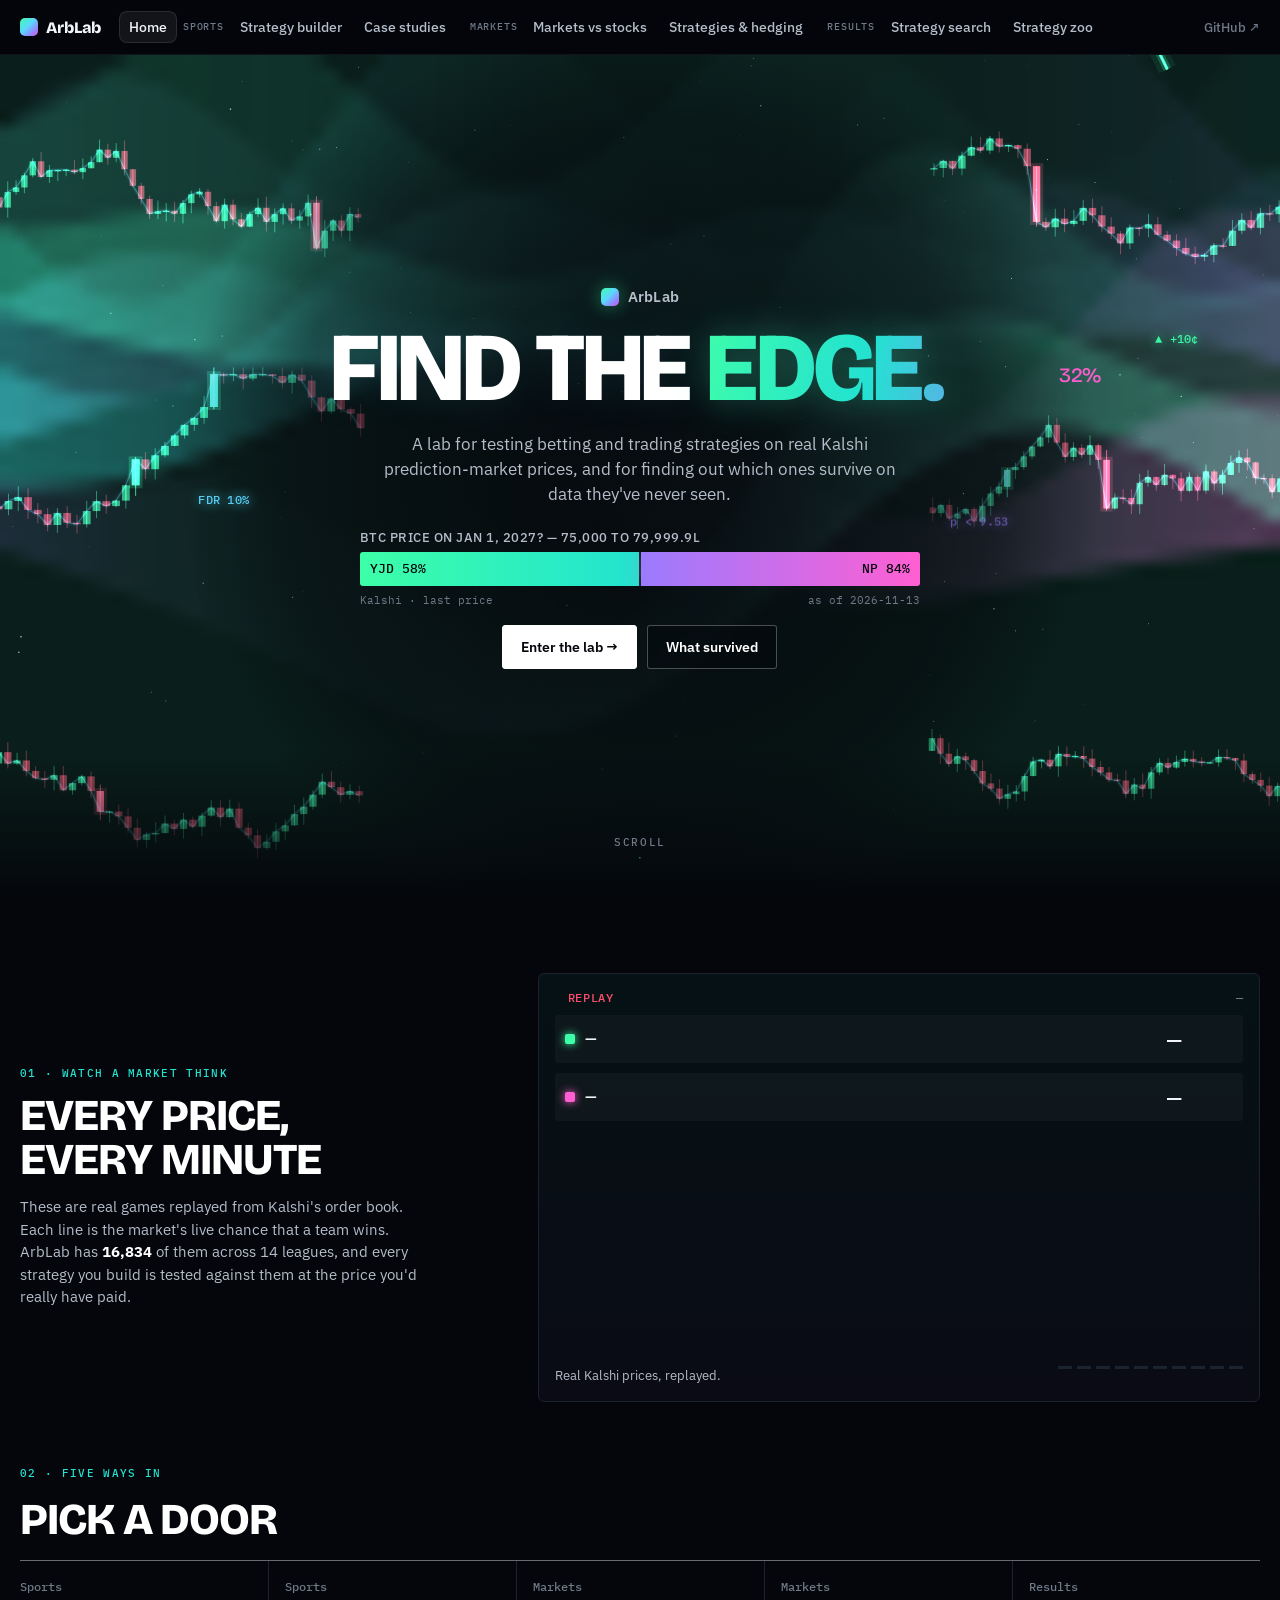
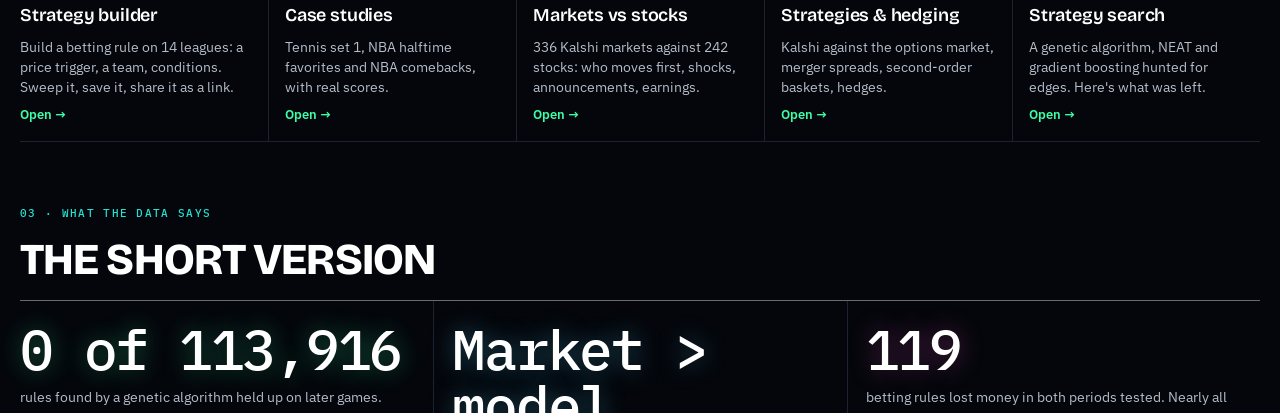
<file: index.html>
<!doctype html>
<html lang="en">
<meta charset="utf-8">
<title>ArbLab</title>
<meta name="viewport" content="width=device-width, initial-scale=1">
<meta http-equiv="refresh" content="0; url=app/">
<link rel="canonical" href="app/">
<p>Opening the <a href="app/">ArbLab</a>…</p>
</file>
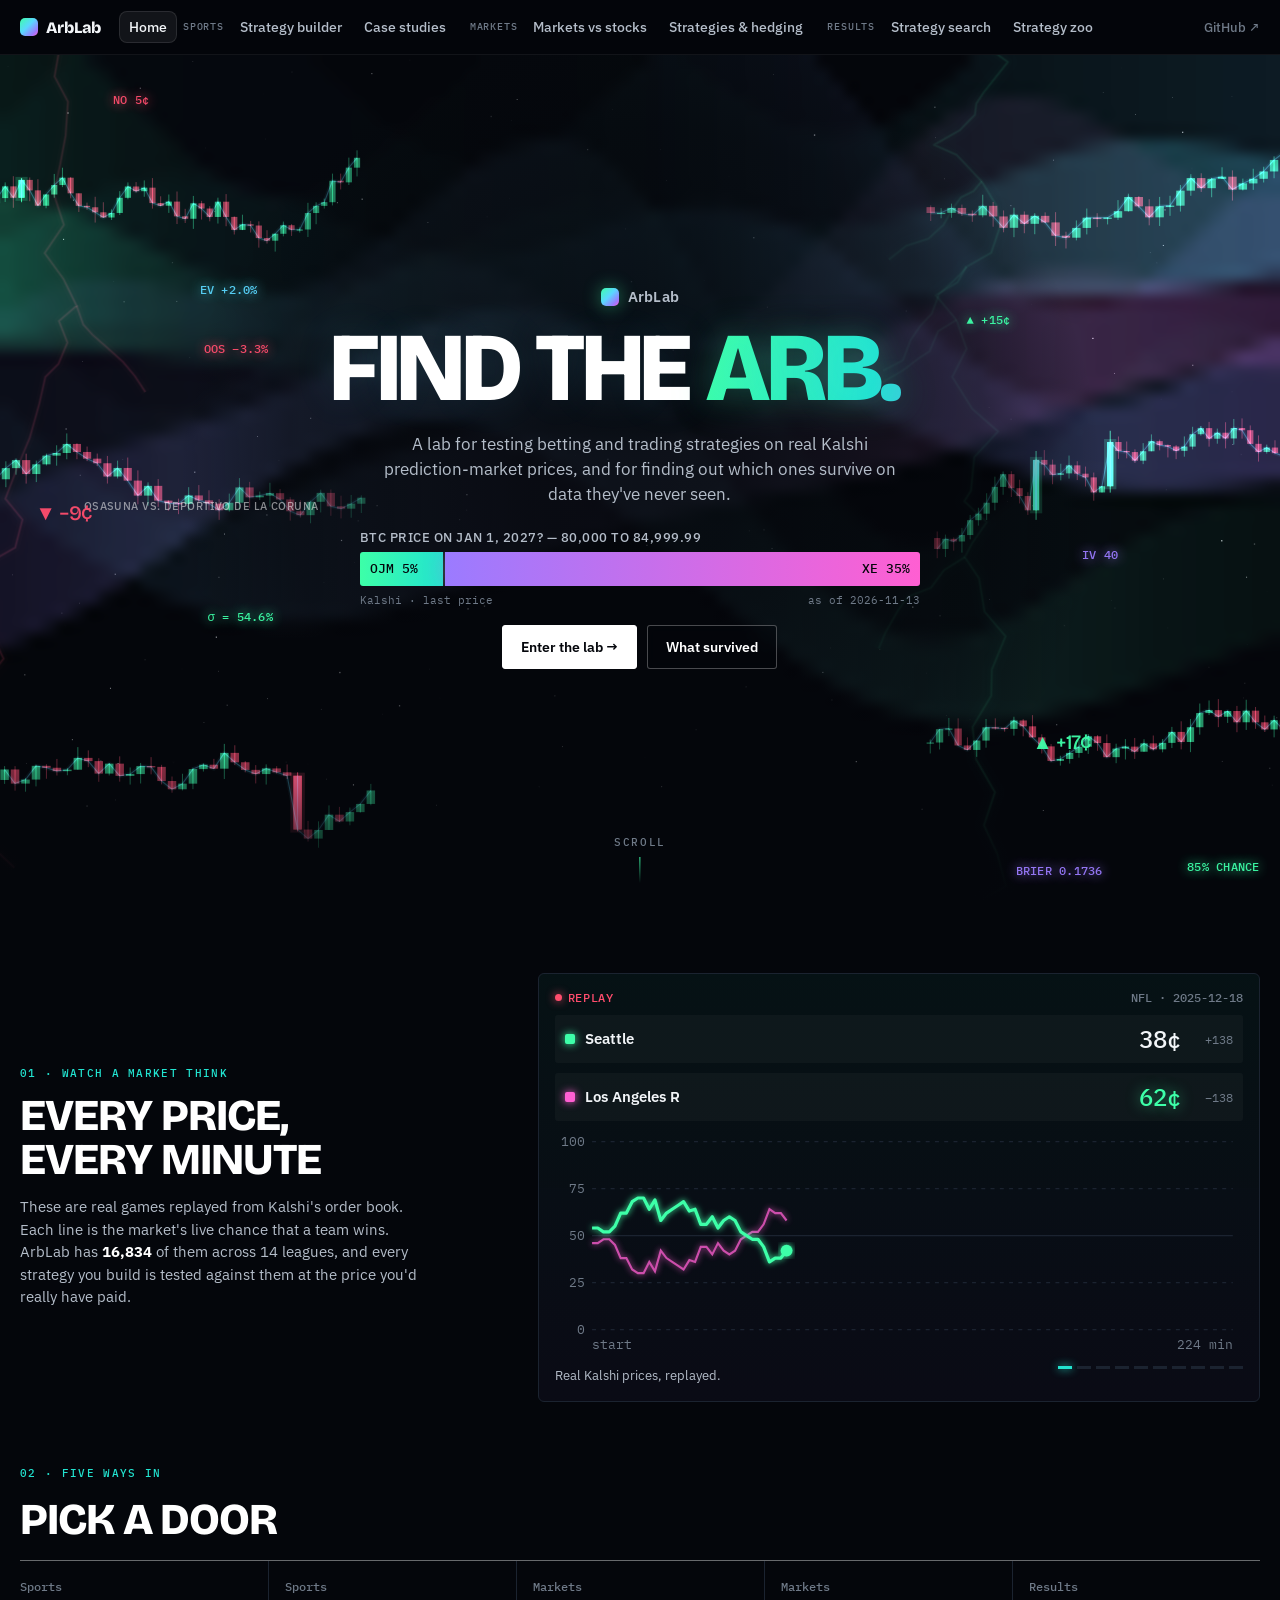
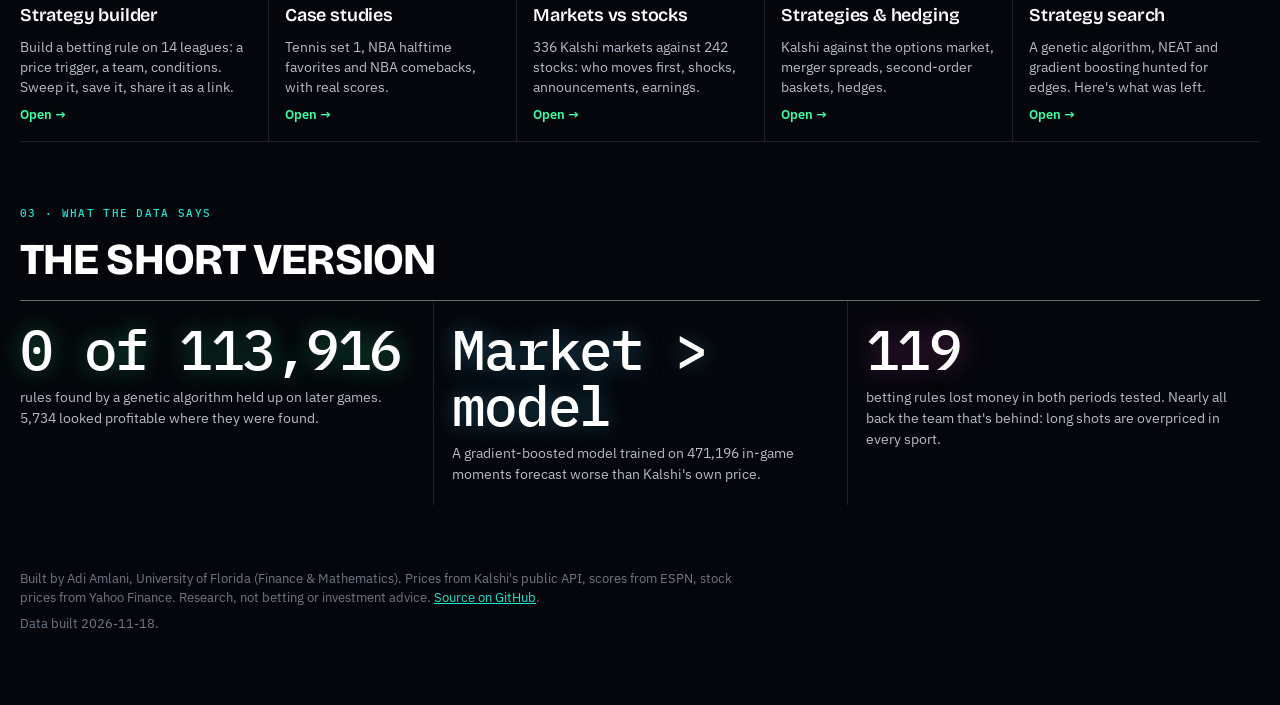
<file: app/index.html>
<!doctype html>
<html lang="en" data-theme="dark">
<meta charset="utf-8">
<title>ArbLab</title>
<meta name="viewport" content="width=device-width, initial-scale=1, viewport-fit=cover">
<meta name="description" content="ArbLab: test betting and trading strategies on real Kalshi prediction-market prices. 16,834 games, 336 markets against stocks, and 113,916 machine-found strategies judged on data they never saw.">
<meta property="og:title" content="ArbLab">
<meta property="og:description" content="Test betting and trading strategies on real Kalshi prediction-market prices, and see what survives on data it has never seen.">
<meta name="theme-color" content="#04060b">
<link rel="preconnect" href="https://fonts.googleapis.com">
<link rel="stylesheet" href="https://fonts.googleapis.com/css2?family=Bricolage+Grotesque:opsz,wght@12..96,600;12..96,800&family=IBM+Plex+Sans:wght@400;500;600&family=IBM+Plex+Mono:wght@400;500&display=swap">
<link rel="stylesheet" href="style.css">
<style>
/* Home: black night sky with a northern-lights aurora, red and green price action striking down the sides like
   lightning, quant snippets flashing around it, and a minimal intro in the middle. Always dark. */
:root, :root[data-theme="dark"] {
  --night: #04060b; --night-2: #0a0f1a;
  --au-green: #3dffa8; --au-teal: #22e3d0; --au-cyan: #5ad7ff; --au-violet: #9b7bff; --au-magenta: #ff5fd2;
  --up: #3dffa8; --down: #ff4d6d;
  --bg: #04060b; --sheet: #070b13; --ink: #f2f5f8; --ink-2: #b4bdc9; --ink-3: #6f7a88; --line: #1b2330; --line-2: #121924;
  --accent: #5ad7ff; color-scheme: dark;
}
body.home { background: var(--night); color: var(--ink) }
body.home .sitebar { background: rgba(4, 6, 11, .55); border-bottom-color: rgba(255, 255, 255, .06); margin-bottom: 0 }
body.home .sitenav a[aria-current="page"] { background: rgba(255, 255, 255, .06); box-shadow: inset 0 0 0 1px rgba(255, 255, 255, .1) }
body.home .brandmark, .mark i { background: linear-gradient(135deg, var(--au-green), var(--au-cyan) 45%, var(--au-violet) 80%, var(--au-magenta)) }

.arb-hero { position: relative; margin: 0 -16px; height: calc(100svh - 54px); min-height: 580px; overflow: hidden; background: var(--night); isolation: isolate }
#sky { position: absolute; inset: 0; width: 100%; height: 100%; display: block }
.tokens { position: absolute; inset: 0; pointer-events: none; font: 500 clamp(11px, .95vw, 13.5px)/1.1 var(--mono); letter-spacing: .02em }
.tok { position: absolute; white-space: nowrap; opacity: 0; transform: translateY(4px); transition: opacity .5s ease, transform .5s ease; text-shadow: 0 0 12px currentColor }
.tok.on { opacity: .95; transform: none }
.tok.q { font: 500 clamp(10.5px, .85vw, 12.5px)/1.1 var(--body); text-transform: uppercase; letter-spacing: .04em; color: rgba(255,255,255,.55); text-shadow: none }
.tok.big { font-size: clamp(16px, 1.6vw, 24px); font-weight: 500 }

.core { position: absolute; inset: 0; display: grid; place-content: center; justify-items: center; text-align: center; gap: 18px; padding: 0 20px; z-index: 2; pointer-events: none }
.core > * { pointer-events: auto }
.mark { display: inline-flex; align-items: center; gap: 9px; font: 600 15px var(--body); color: var(--ink-2); letter-spacing: .02em }
.mark i { width: 18px; height: 18px; border-radius: 5px; box-shadow: 0 0 18px rgba(61, 255, 168, .45) }
.big { font: 800 clamp(46px, 7.6vw, 108px)/.92 var(--display); letter-spacing: -0.035em; text-transform: uppercase; margin: 0; color: #fff; text-shadow: 0 0 40px rgba(90, 215, 255, .12) }
.big .w { display: inline-block; min-width: 4.2ch; text-align: left; background: linear-gradient(100deg, var(--au-green), var(--au-teal) 35%, var(--au-violet) 75%, var(--au-magenta));
  background-size: 200% 100%; -webkit-background-clip: text; background-clip: text; color: transparent; animation: shimmer 6s ease-in-out infinite alternate; filter: drop-shadow(0 0 18px rgba(61, 255, 168, .25)) }
@keyframes shimmer { to { background-position: 100% 0 } }
.intro { max-width: 52ch; color: var(--ink-2); font-size: clamp(15px, 1.3vw, 17px); margin: 0 }
.market { width: min(560px, 92vw); display: grid; gap: 7px; text-align: left; margin-top: 4px }
.market .q { font: 500 12.5px var(--body); text-transform: uppercase; letter-spacing: .04em; color: var(--ink-2); white-space: nowrap; overflow: hidden; text-overflow: ellipsis; min-height: 15px }
.market .bar { display: flex; height: 34px; border-radius: 3px; overflow: hidden; font: 500 13px var(--mono); gap: 2px }
.market .yes, .market .no { display: flex; align-items: center; padding: 0 10px; white-space: nowrap; transition: flex-basis .9s cubic-bezier(.2,.8,.2,1); color: #04060b; font-weight: 500 }
.market .yes { background: linear-gradient(90deg, var(--au-green), var(--au-teal)); box-shadow: 0 0 22px rgba(61, 255, 168, .35) }
.market .no { background: linear-gradient(90deg, var(--au-violet), var(--au-magenta)); justify-content: flex-end; box-shadow: 0 0 22px rgba(255, 95, 210, .3) }
.market .meta { font: 400 11px var(--mono); color: var(--ink-3); display: flex; justify-content: space-between }
.ctas { display: flex; gap: 10px; flex-wrap: wrap; justify-content: center }
.cta { font: 600 14px var(--body); text-decoration: none; padding: 12px 18px; border-radius: 3px; border: 1px solid rgba(255,255,255,.28); color: #fff; background: rgba(4, 6, 11, .4); backdrop-filter: blur(6px); transition: transform .15s, box-shadow .2s }
.cta.primary { background: #fff; color: #04060b; border-color: #fff }
.cta:hover { transform: translateY(-1px); box-shadow: 0 0 28px rgba(90, 215, 255, .35) }
.scroll { position: absolute; bottom: 18px; left: 50%; transform: translateX(-50%); font: 500 11px var(--mono); letter-spacing: .14em; color: var(--ink-3); z-index: 2 }
.scroll::after { content: ""; display: block; width: 1px; height: 26px; margin: 8px auto 0; background: linear-gradient(var(--au-green), transparent); animation: drop 1.8s ease-in-out infinite; transform-origin: top }
@keyframes drop { 0% { transform: scaleY(0) } 50% { transform: scaleY(1) } 100% { transform: scaleY(1); opacity: 0 } }
@media (max-width: 760px) { .scroll { display: none } }

/* below the fold */
.below { display: grid; gap: 64px; padding: 72px 0 24px }
.sec { display: grid; gap: 18px }
.sec .k { font: 500 11px var(--mono); letter-spacing: .12em; text-transform: uppercase; color: var(--au-teal) }
.sec h2 { font: 800 clamp(28px, 3.6vw, 44px)/1 var(--display); letter-spacing: -0.02em; text-transform: uppercase; color: #fff }
.duo { display: grid; grid-template-columns: minmax(0, .8fr) minmax(0, 1.2fr); gap: 36px; align-items: center }
@media (max-width: 900px) { .duo { grid-template-columns: minmax(0, 1fr) } }
.duo p { color: var(--ink-2); max-width: 46ch } .duo p b { color: #fff }
.replay { border: 1px solid var(--line); border-radius: 6px; padding: 16px; display: grid; gap: 10px; background: linear-gradient(180deg, rgba(34, 227, 208, .05), rgba(155, 123, 255, .04)); min-width: 0 }
.rhead { display: flex; justify-content: space-between; font: 500 12px var(--mono); color: var(--ink-3); gap: 10px }
.live { color: var(--down); display: inline-flex; gap: 6px; align-items: center; text-transform: uppercase; letter-spacing: .06em }
.live i { width: 7px; height: 7px; border-radius: 50%; background: var(--down); box-shadow: 0 0 10px var(--down); animation: blink 1.2s steps(1) infinite }
@keyframes blink { 50% { opacity: 0 } }
.team { display: grid; grid-template-columns: 10px minmax(0, 1fr) auto auto; gap: 10px; align-items: center; padding: 8px 10px; background: rgba(255,255,255,.03); border-radius: 3px }
.team .dot { width: 10px; height: 10px; border-radius: 2px } .team .nm { font-weight: 600; overflow: hidden; text-overflow: ellipsis; white-space: nowrap }
.team .px { font: 500 24px var(--mono); min-width: 3.4ch; text-align: right } .team .od { font: 12px var(--mono); color: var(--ink-3); min-width: 6ch; text-align: right }
.team.lead .px { color: var(--up); text-shadow: 0 0 14px rgba(61, 255, 168, .5) }
.rchart svg { width: 100%; height: auto; display: block } .rchart text { fill: var(--ink-3); font: 10px var(--mono) }
.rfoot { font-size: 12.5px; color: var(--ink-2); display: flex; justify-content: space-between; gap: 10px } .rfoot b { color: #fff }
.pips { display: flex; gap: 5px } .pips i { width: 14px; height: 3px; background: var(--line) } .pips i.on { background: var(--au-teal); box-shadow: 0 0 8px var(--au-teal) }
.ways { display: grid; grid-template-columns: repeat(5, minmax(0, 1fr)); border-top: 1px solid rgba(255,255,255,.4) }
@media (max-width: 1000px) { .ways { grid-template-columns: minmax(0, 1fr) } }
.way { padding: 18px 16px 18px 0; display: grid; gap: 8px; align-content: start; text-decoration: none; color: #fff; border-bottom: 1px solid var(--line) }
.way + .way { padding-left: 16px; border-left: 1px solid var(--line) }
@media (max-width: 1000px) { .way + .way { padding-left: 0; border-left: 0 } }
.way .n { font: 500 12px var(--mono); color: var(--ink-3) } .way h3 { font-size: 18px; transition: color .15s } .way p { font-size: 13.5px; color: var(--ink-2) }
.way .go { font: 600 13px var(--body); color: var(--au-green) } .way:hover h3 { color: var(--au-green) }
.facts { display: grid; grid-template-columns: repeat(3, minmax(0, 1fr)); border-top: 1px solid rgba(255,255,255,.4) }
@media (max-width: 900px) { .facts { grid-template-columns: minmax(0, 1fr) } }
.fact { padding: 20px 18px 20px 0; display: grid; gap: 10px; align-content: start }
.fact + .fact { padding-left: 18px; border-left: 1px solid var(--line) }
@media (max-width: 900px) { .fact + .fact { padding-left: 0; border-left: 0; border-top: 1px solid var(--line) } }
.fact b { font: 500 clamp(34px, 4.4vw, 56px)/1 var(--mono); letter-spacing: -0.04em; color: #fff }
.fact:nth-child(1) b { text-shadow: 0 0 24px rgba(61, 255, 168, .35) } .fact:nth-child(2) b { text-shadow: 0 0 24px rgba(90, 215, 255, .35) } .fact:nth-child(3) b { text-shadow: 0 0 24px rgba(255, 95, 210, .35) }
.fact p { color: var(--ink-2); font-size: 14px }
body.home footer { color: var(--ink-3) } body.home footer a { color: var(--au-teal) }
@media (prefers-reduced-motion: reduce) { .big .w, .live i, .scroll::after { animation: none } .tok, .market .yes, .market .no { transition: none } }
</style>
<body class="home">
<section class="arb-hero" aria-label="ArbLab">
  <canvas id="sky" aria-hidden="true"></canvas>
  <div class="tokens" id="tokens" aria-hidden="true"></div>
  <div class="core">
    <span class="mark"><i aria-hidden="true"></i>ArbLab</span>
    <h1 class="big">Find the <span class="w" id="word">edge</span></h1>
    <p class="intro">A lab for testing betting and trading strategies on real Kalshi prediction-market prices, and for finding out which ones survive on data they've never seen.</p>
    <div class="market" id="market" aria-live="off">
      <span class="q" id="mq">&nbsp;</span>
      <div class="bar"><span class="yes" id="myes">YES</span><span class="no" id="mno">NO</span></div>
      <span class="meta"><span>Kalshi · last price</span><span id="masof"></span></span>
    </div>
    <div class="ctas"><a class="cta primary" href="sports.html">Enter the lab →</a><a class="cta" href="findings.html">What survived</a></div>
  </div>
  <span class="scroll">SCROLL</span>
</section>

<div class="wrap below">
  <section class="sec duo">
    <div style="display:grid;gap:14px"><span class="k">01 · Watch a market think</span><h2>Every price, every minute</h2>
      <p>These are real games replayed from Kalshi's order book. Each line is the market's live chance that a team wins. ArbLab has <b id="ngames">16,834</b> of them across 14 leagues, and every strategy you build is tested against them at the price you'd really have paid.</p></div>
    <div class="replay">
      <div class="rhead"><span class="live"><i></i>Replay</span><span id="rmeta">—</span></div>
      <div class="team" id="tA"><i class="dot" style="background:var(--au-green);box-shadow:0 0 8px var(--au-green)"></i><span class="nm">—</span><span class="px">—</span><span class="od"></span></div>
      <div class="team" id="tB"><i class="dot" style="background:var(--au-magenta);box-shadow:0 0 8px var(--au-magenta)"></i><span class="nm">—</span><span class="px">—</span><span class="od"></span></div>
      <div class="rchart"><svg id="rsvg" viewBox="0 0 520 170" role="img" aria-label="Win probability during a real game"></svg></div>
      <div class="rfoot"><span id="rnote">Real Kalshi prices, replayed.</span><span class="pips" id="pips"></span></div>
    </div>
  </section>

  <section class="sec"><span class="k">02 · Five ways in</span><h2>Pick a door</h2>
    <div class="ways">
      <a class="way" href="sports.html"><span class="n">Sports</span><h3>Strategy builder</h3><p>Build a betting rule on 14 leagues: a price trigger, a team, conditions. Sweep it, save it, share it as a link.</p><span class="go">Open →</span></a>
      <a class="way" href="research.html"><span class="n">Sports</span><h3>Case studies</h3><p>Tennis set 1, NBA halftime favorites and NBA comebacks, with real scores.</p><span class="go">Open →</span></a>
      <a class="way" href="stocks.html"><span class="n">Markets</span><h3>Markets vs stocks</h3><p>336 Kalshi markets against 242 stocks: who moves first, shocks, announcements, earnings.</p><span class="go">Open →</span></a>
      <a class="way" href="strategies.html"><span class="n">Markets</span><h3>Strategies &amp; hedging</h3><p>Kalshi against the options market, merger spreads, second-order baskets, hedges.</p><span class="go">Open →</span></a>
      <a class="way" href="findings.html"><span class="n">Results</span><h3>Strategy search</h3><p>A genetic algorithm, NEAT and gradient boosting hunted for edges. Here's what was left.</p><span class="go">Open →</span></a>
    </div>
  </section>

  <section class="sec"><span class="k">03 · What the data says</span><h2>The short version</h2><div class="facts" id="facts"></div></section>

  <footer>
    <p>Built by Adi Amlani, University of Florida (Finance &amp; Mathematics). Prices from Kalshi's public API, scores from ESPN, stock prices from Yahoo Finance. Research, not betting or investment advice. <a href="https://github.com/adiamlani130/KalshiArbitrageBettor">Source on GitHub</a>.</p>
    <p id="built"></p>
  </footer>
</div>
<script src="nav.js"></script>
<script src="data/home.js"></script>
<script>
(function () {
  const H = window.HOME, $ = (id) => document.getElementById(id); if (!H) return;
  const calm = matchMedia("(prefers-reduced-motion: reduce)").matches;
  const esc = (s) => String(s ?? "").replace(/[&<>"]/g, (c) => ({ "&": "&amp;", "<": "&lt;", ">": "&gt;", '"': "&quot;" }[c]));
  const fmt = (n) => Number(n).toLocaleString();
  const rnd = (a, b) => a + Math.random() * (b - a), pick = (a) => a[Math.floor(Math.random() * a.length)];
  const LETTERS = "ABCDEFGHIJKLMNOPQRSTUVWXYZ";

  // Scramble: characters flicker, then settle left to right. Only the newest call on an element may write.
  function scramble(el, text, ms = 500, letters = false) {
    const tok = (el._tok = (el._tok || 0) + 1);
    if (calm) { el.textContent = text; return; }
    const t0 = performance.now();
    const tick = (now) => { if (el._tok !== tok) return; const k = Math.min(1, (now - t0) / ms), fixed = Math.floor(k * text.length);
      el.textContent = [...text].map((ch, i) => i < fixed || !/[A-Za-z0-9]/.test(ch) ? ch : letters || /[A-Za-z]/.test(ch) ? LETTERS[Math.floor(Math.random() * 26)] : String(Math.floor(Math.random() * 10))).join("");
      if (k < 1) requestAnimationFrame(tick); };
    requestAnimationFrame(tick);
  }

  // ---------------------------------------------------------------- the sky: aurora, stars, and price action striking down the sides
  const AU = [[61, 255, 168], [34, 227, 208], [90, 215, 255], [155, 123, 255], [255, 95, 210]];
  const UP = "61,255,168", DOWN = "255,77,109";
  const hero = document.querySelector(".arb-hero"), cv = $("sky"), ctx = cv.getContext("2d");
  const off = document.createElement("canvas"), octx = off.getContext("2d");    // low-res aurora, scaled up = free blur
  let W = 0, Hh = 0, dpr = 1, narrow = false, stars = [], tracks = [], bolts = [], running = true, last = performance.now();
  const sides = () => narrow ? [[0, 0, 1, 0.24], [0, 0.76, 1, 1]] : [[0, 0, 0.27, 1], [0.73, 0, 1, 1]];   // [x0, y0, x1, y1] fractions

  function resize() {
    dpr = Math.min(1.5, devicePixelRatio || 1); W = hero.clientWidth; Hh = hero.clientHeight; narrow = W < 760;
    cv.width = W * dpr; cv.height = Hh * dpr; ctx.setTransform(dpr, 0, 0, dpr, 0, 0);
    off.width = Math.max(48, Math.round(W / 14)); off.height = Math.max(32, Math.round(Hh / 14));
    stars = Array.from({ length: Math.round(W * Hh / 5200) }, () => ({ x: rnd(0, W), y: rnd(0, Hh * 0.9), r: rnd(0.3, 1.3), p: rnd(0, 6.3), s: rnd(0.4, 1.6) }));
    // candlestick tracks: scrolling random-walk charts inside each side zone
    tracks = [];
    for (const [x0, y0, x1, y1] of sides()) {
      const n = narrow ? 1 : 3;
      for (let k = 0; k < n; k++) {
        const top = (y0 + (y1 - y0) * (k + 0.1) / n) * Hh, h = (y1 - y0) * Hh / n * 0.8;
        const t = { x0: x0 * W, x1: x1 * W, top, h, w: narrow ? 8 : rnd(8, 11), speed: rnd(16, 30), shift: 0, c: [], v: rnd(35, 65) };
        const count = Math.ceil((t.x1 - t.x0) / t.w) + 2;
        for (let i = 0; i < count; i++) t.c.push(candle(t));
        tracks.push(t);
      }
    }
  }
  function candle(t) {
    const shock = Math.random() < 0.07 ? rnd(-26, 26) : 0;           // the occasional thunderclap
    const pull = (50 - t.v) * 0.04;                                   // drift back toward the middle so it stays on screen
    const o = t.v, c = Math.max(4, Math.min(96, o + pull + rnd(-7, 7) + shock));
    const hi = Math.max(o, c) + rnd(0, 5), lo = Math.min(o, c) - rnd(0, 5); t.v = c;
    return { o, c, hi: Math.min(99, hi), lo: Math.max(1, lo), big: Math.abs(shock) > 8 };
  }
  // The aurora is painted as flat columns on a tiny canvas; scaling it up to full size blurs it into curtains.
  let auroraTick = 0;
  function aurora(t) {
    if (auroraTick++ % 2 === 0) {
      const w = off.width, h = off.height;
      octx.globalCompositeOperation = "source-over"; octx.fillStyle = "#04060b"; octx.fillRect(0, 0, w, h);
      octx.globalCompositeOperation = "lighter";
      for (let b = 0; b < 4; b++) {
        const col = AU[(b + Math.floor(t / 9000)) % AU.length], col2 = AU[(b + 2) % AU.length];
        const base = h * (0.3 + b * 0.11), amp = h * (0.07 + 0.03 * b);
        for (let x = 0; x <= w; x++) {
          const fx = x / w, mid = 1 - Math.abs(fx - 0.5) * 2;           // 1 in the middle, 0 at the edges
          const y = base + Math.sin(fx * (3 + b) + t * 0.00018 * (b + 1) + b * 1.7) * amp + Math.sin(fx * 11 - t * 0.0004 + b) * amp * 0.25;
          const len = h * (0.2 + 0.2 * Math.sin(fx * 7 + t * 0.0003 + b * 2) ** 2);
          const a = (0.16 + 0.12 * Math.sin(fx * 5 + t * 0.0005 + b)) * (1 - 0.45 * mid);
          const r = Math.round(col[0] + (col2[0] - col[0]) * fx), g = Math.round(col[1] + (col2[1] - col[1]) * fx), bl = Math.round(col[2] + (col2[2] - col[2]) * fx);
          octx.fillStyle = `rgba(${r},${g},${bl},${a})`; octx.fillRect(x, y - len * 0.45, 1, len * 0.45);          // bright lower curtain
          octx.fillStyle = `rgba(${r},${g},${bl},${a * 0.35})`; octx.fillRect(x, y - len, 1, len * 0.55);           // faint rays above
        }
      }
    }
    ctx.globalCompositeOperation = "source-over"; ctx.imageSmoothingEnabled = true; ctx.imageSmoothingQuality = "high"; ctx.drawImage(off, 0, 0, W, Hh);
  }
  function drawStars(t) {
    ctx.globalCompositeOperation = "lighter";
    for (const s of stars) { const a = 0.35 + 0.35 * Math.sin(t * 0.001 * s.s + s.p); ctx.fillStyle = `rgba(255,255,255,${a})`; ctx.fillRect(s.x, s.y, s.r, s.r); }
  }
  function drawTracks(dt) {
    ctx.globalCompositeOperation = "lighter";
    for (const t of tracks) {
      if (!calm) { t.shift += t.speed * dt / 1000; while (t.shift >= t.w) { t.shift -= t.w; t.c.shift(); t.c.push(candle(t)); if (t.c[t.c.length - 1].big) strike(t); } }
      const Y = (v) => t.top + t.h * (1 - v / 100);
      // closing-price line with a soft glow
      ctx.beginPath(); t.c.forEach((c, i) => { const x = t.x0 + i * t.w - t.shift + t.w / 2; i ? ctx.lineTo(x, Y(c.c)) : ctx.moveTo(x, Y(c.c)); });
      ctx.lineWidth = 4; ctx.strokeStyle = "rgba(90,215,255,.06)"; ctx.stroke();                       // glow, without blur
      ctx.lineWidth = 1.1; ctx.strokeStyle = "rgba(90,215,255,.28)"; ctx.stroke();
      for (let i = 0; i < t.c.length; i++) {
        const c = t.c[i], x = t.x0 + i * t.w - t.shift, up = c.c >= c.o, col = up ? UP : DOWN, a = c.big ? 0.95 : 0.55;
        const top = Math.min(Y(c.o), Y(c.c)), hh = Math.max(1.2, Math.abs(Y(c.o) - Y(c.c)));
        if (c.big) { ctx.fillStyle = `rgba(${col},.18)`; ctx.fillRect(x - 2, top - 3, t.w + 4, hh + 6); }
        ctx.fillStyle = `rgba(${col},${a * 0.7})`; ctx.fillRect(x + t.w / 2 - 0.5, Y(c.hi), 1, Y(c.lo) - Y(c.hi));
        ctx.fillStyle = `rgba(${col},${a})`; ctx.fillRect(x + 1, top, t.w - 2, hh);
      }
    }
  }
  // Lightning: a big move cracks down the side as a jagged, branching price path, then fades.
  function strike(t, force) {
    if (bolts.length > 7) return;
    const up = force != null ? force : Math.random() < 0.5, [x0, y0, x1, y1] = pick(sides());
    const x = rnd(x0 * W + 20, x1 * W - 20), pts = [[x, y0 * Hh - 10]], end = y1 * Hh + 10;
    while (pts[pts.length - 1][1] < end) { const [px, py] = pts[pts.length - 1]; pts.push([px + rnd(-26, 26), py + rnd(10, 34)]); }
    const branches = [];
    for (let k = 0; k < 2 + Math.floor(Math.random() * 3); k++) {
      const i = 2 + Math.floor(Math.random() * (pts.length - 4)); const b = [pts[i]]; const dir = Math.random() < 0.5 ? -1 : 1;
      for (let j = 0; j < 4 + Math.floor(Math.random() * 5); j++) { const [px, py] = b[b.length - 1]; b.push([px + dir * rnd(6, 24), py + rnd(6, 22)]); }
      branches.push(b);
    }
    bolts.push({ pts, branches, born: performance.now(), up, flash: 1 });
    if (!calm) flashToken(x, up);
  }
  function drawBolts(now) {
    ctx.globalCompositeOperation = "lighter";
    bolts = bolts.filter((b) => now - b.born < 1400);
    for (const b of bolts) {
      const age = (now - b.born) / 1400, grow = Math.min(1, (now - b.born) / 220), a = (1 - age) ** 1.6, col = b.up ? UP : DOWN;
      const n = Math.max(2, Math.floor(b.pts.length * grow));
      const path = (pts, m) => { ctx.beginPath(); pts.slice(0, m).forEach(([x, y], i) => (i ? ctx.lineTo(x, y) : ctx.moveTo(x, y))); };
      for (const [w, alpha] of [[18, 0.07], [8, 0.18], [3, 0.7], [1.3, 1]]) {
        ctx.lineWidth = w; ctx.lineJoin = "round";
        ctx.strokeStyle = w === 1 ? `rgba(255,255,255,${a * alpha})` : `rgba(${col},${a * alpha})`;
        path(b.pts, n); ctx.stroke();
        if (grow === 1) for (const br of b.branches) { path(br, br.length); ctx.stroke(); }
      }
      if (age < 0.14) { ctx.fillStyle = `rgba(${col},${0.09 * (1 - age / 0.14)})`; ctx.fillRect(0, 0, W, Hh); }   // sky flash
    }
  }
  function vignette() {
    ctx.globalCompositeOperation = "source-over";
    const g = ctx.createRadialGradient(W / 2, Hh / 2, Math.min(W, Hh) * 0.12, W / 2, Hh / 2, narrow ? Hh * 0.55 : W * 0.36);
    g.addColorStop(0, "rgba(4,6,11,.78)"); g.addColorStop(0.7, "rgba(4,6,11,.45)"); g.addColorStop(1, "rgba(4,6,11,0)");
    ctx.fillStyle = g; ctx.fillRect(0, 0, W, Hh);
    const fl = ctx.createLinearGradient(0, Hh * 0.82, 0, Hh); fl.addColorStop(0, "rgba(4,6,11,0)"); fl.addColorStop(1, "rgba(4,6,11,1)");
    ctx.fillStyle = fl; ctx.fillRect(0, Hh * 0.82, W, Hh * 0.18);
  }
  function frame(now) {
    const dt = Math.min(64, now - last); last = now;
    if (running) { aurora(now); drawStars(now); drawTracks(dt); drawBolts(now); vignette(); }
    if (!calm) requestAnimationFrame(frame);
  }

  // ---------------------------------------------------------------- flashing quant snippets on the sides
  const tokBox = $("tokens"), CH = (H.chips || []).map((c) => c[0]);
  const COL = ["#3dffa8", "#22e3d0", "#5ad7ff", "#9b7bff", "#ff5fd2", "#ffffff", "#ffffff"];
  const sign = (v, d = 1) => (v >= 0 ? "+" : "−") + Math.abs(v).toFixed(d);
  const MAKERS = [
    () => [`${Math.round(rnd(2, 98))}%`, null, true], () => [`${Math.round(rnd(2, 98))}% CHANCE`], () => [`YES ${Math.round(rnd(3, 97))}¢`, "up"], () => [`NO ${Math.round(rnd(3, 97))}¢`, "down"],
    () => { const p = rnd(0.08, 0.92); return [p >= 0.5 ? `−${Math.round(100 * p / (1 - p))}` : `+${Math.round(100 * (1 - p) / p)}`, null, true]; },
    () => [`r = ${sign(rnd(-0.9, 0.9), 2)}`], () => [`t = ${sign(rnd(-4, 4), 2)}`], () => [`p < 0.0${Math.ceil(rnd(1, 5))}`], () => [`β = ${rnd(0.3, 1.9).toFixed(2)}`],
    () => [`σ = ${rnd(12, 64).toFixed(1)}%`], () => [`SHARPE ${rnd(-0.6, 2.1).toFixed(2)}`], () => [`EV ${sign(rnd(-6, 4))}%`], () => [`KELLY ${rnd(0, 0.09).toFixed(3)}`],
    () => [`BRIER ${rnd(0.15, 0.22).toFixed(4)}`], () => [`R² ${rnd(0, 0.7).toFixed(2)}`], () => [`Δ ${sign(rnd(-15, 15), 0)}¢`], () => { const b = Math.round(rnd(8, 92)); return [`BID ${b} / ASK ${b + Math.ceil(rnd(0, 3))}`]; },
    () => [`VOL ${Math.round(rnd(20, 80))}%`], () => [`z = ${sign(rnd(-3, 3), 2)}`], () => [`α ${sign(rnd(-2, 3), 2)}%`], () => [`FDR 10%`], () => [`OOS ${sign(rnd(-20, 8))}%`],
    () => [`ARB ${rnd(0.5, 4).toFixed(1)}¢`], () => [`SPREAD ${Math.round(rnd(1, 4))}¢`], () => [`IV ${Math.round(rnd(14, 60))}`], () => [`LAG +${Math.round(rnd(1, 5))}d`],
    () => [pick(CH) || "WILL THE FED CUT RATES?", "q"], () => [pick(CH) || "BTC PRICE ON JAN 1?", "q"],
  ];
  // a free spot in a side zone, away from the snippets already showing
  function zonePoint(len = 12) {
    let best = null;
    for (let k = 0; k < 8; k++) {
      const [x0, y0, x1, y1] = pick(sides());
      const x = rnd(x0 * W + 8, Math.max(x0 * W + 10, x1 * W - Math.min(len * 8, (x1 - x0) * W * 0.6))), y = rnd(y0 * Hh + 14, y1 * Hh - 24);
      const clash = [...tokBox.children].some((o) => Math.abs(o._y - y) < 22 && x < o._x + o._w && x + len * 8 > o._x);
      if (!clash) return [x, y];
      best = best || [x, y];
    }
    return best;
  }
  function addToken(x, y, made) {
    const [text, kind, big] = made || pick(MAKERS)(), el = document.createElement("span");
    el.className = "tok" + (kind === "q" ? " q" : "") + (big && Math.random() < 0.5 ? " big" : "");
    if (kind !== "q") el.style.color = kind === "up" ? "#3dffa8" : kind === "down" ? "#ff4d6d" : /^[+−-]|−/.test(text) && /\d/.test(text) && Math.random() < 0.6 ? (text.includes("−") ? "#ff4d6d" : "#3dffa8") : pick(COL);
    if (x == null) [x, y] = zonePoint(text.length);
    el.style.left = Math.min(x, W - 40) + "px"; el.style.top = y + "px"; el.textContent = text; el._x = x; el._y = y; el._w = text.length * 8; tokBox.appendChild(el);
    requestAnimationFrame(() => { el.classList.add("on"); if (kind !== "q") scramble(el, text, 420); });
    const life = calm ? 1e9 : rnd(1400, 3400);
    setTimeout(() => { el.classList.remove("on"); setTimeout(() => el.remove(), 600); }, life);
  }
  function flashToken(x, up) {           // a price label beside the strike, kept inside the side bands
    const [zx, zy] = zonePoint(7);
    addToken(narrow ? zx : Math.max(8, Math.min(W - 80, x + rnd(-30, 10))), zy, [up ? `▲ ${sign(rnd(8, 18), 0)}¢` : `▼ −${Math.round(rnd(8, 18))}¢`, up ? "up" : "down", true]);
  }
  function tokens() { if (running && tokBox.childElementCount < (narrow ? 10 : 26)) addToken(); setTimeout(tokens, narrow ? 260 : 140); }

  resize();
  let rz; addEventListener("resize", () => { clearTimeout(rz); rz = setTimeout(() => { resize(); if (calm) frame(performance.now()); }, 150); });
  new IntersectionObserver((e) => (running = e[0].isIntersecting)).observe(hero);
  document.addEventListener("visibilitychange", () => (running = !document.hidden));
  if (calm) { frame(performance.now()); for (let i = 0; i < (narrow ? 8 : 18); i++) addToken(); }
  else { requestAnimationFrame(frame); tokens(); setInterval(() => running && Math.random() < 0.75 && strike(null), 950); setTimeout(() => strike(null, true), 500); }

  // ---------------------------------------------------------------- the headline word
  const WORDS = ["edge.", "arb.", "lag.", "signal.", "misprice.", "edge."];
  let wi = 0; $("word").textContent = WORDS[0].toUpperCase();
  if (!calm) setInterval(() => { wi = (wi + 1) % WORDS.length; scramble($("word"), WORDS[wi].toUpperCase(), 650, true); }, 2600);

  // ---------------------------------------------------------------- the market of the moment (real, last price)
  const live = (H.tape || []).filter((m) => m.p >= 4 && m.p <= 96);
  let mi = 0;
  function market() {
    const m = live[mi % live.length]; if (!m) { $("market").hidden = true; return; }
    scramble($("mq"), m.t.toUpperCase(), 600, true);
    $("myes").style.flexBasis = "50%"; $("mno").style.flexBasis = "50%";
    setTimeout(() => { $("myes").style.flexBasis = Math.max(16, m.p) + "%"; $("mno").style.flexBasis = Math.max(16, 100 - m.p) + "%";
      scramble($("myes"), `YES ${m.p}%`, 700); scramble($("mno"), `NO ${100 - m.p}%`, 700); }, calm ? 0 : 450);
    $("masof").textContent = `as of ${H.asof}`; mi++;
  }
  market(); if (!calm) setInterval(market, 4200);

  // ---------------------------------------------------------------- facts
  const F = H.findings || {}, st = H.stats;
  $("ngames").textContent = fmt(st.games);
  const facts = [];
  if (F.funnel) facts.push([`0 of ${fmt(F.funnel.evaluated)}`, `rules found by a genetic algorithm held up on later games. ${fmt(F.funnel.train_good)} looked profitable where they were found.`]);
  if (F.gbm) facts.push([F.gbm.market_test <= F.gbm.model_test ? "Market > model" : "Model > market", `A gradient-boosted model trained on ${fmt(st.points)} in-game moments forecast worse than Kalshi's own price.`]);
  if (F.losers != null) facts.push([String(F.losers), "betting rules lost money in both periods tested. Nearly all back the team that's behind: long shots are overpriced in every sport."]);
  $("facts").innerHTML = facts.map(([b, p]) => `<div class="fact"><b data-v="${esc(b)}">${esc(b)}</b><p>${esc(p)}</p></div>`).join("");
  new IntersectionObserver((es, o) => es.forEach((e) => { if (e.isIntersecting) { e.target.querySelectorAll("b").forEach((b) => scramble(b, b.dataset.v, 900)); o.disconnect(); } }), { threshold: 0.3 }).observe($("facts"));

  // ---------------------------------------------------------------- replay: real games, price by price
  const G = H.games || [];
  if (G.length) {
    const RW = 520, RH = 170, L = 28, R = 8, T = 8, B = 20, X = (i, n) => L + (RW - L - R) * i / Math.max(1, n - 1), Y = (v) => T + (RH - T - B) * (1 - v / 100);
    const odds = (p) => p <= 0 || p >= 100 ? "" : p >= 50 ? "−" + Math.round(100 * p / (100 - p)) : "+" + Math.round(100 * (100 - p) / p);
    const grid = [0, 25, 50, 75, 100].map((v) => `<line x1="${L}" x2="${RW - R}" y1="${Y(v)}" y2="${Y(v)}" stroke="var(--line)" stroke-dasharray="${v === 50 ? "0" : "3 4"}"/><text x="${L - 5}" y="${Y(v) + 3}" text-anchor="end">${v}</text>`).join("");
    const defs = `<defs><filter id="glow" x="-20%" y="-20%" width="140%" height="140%"><feGaussianBlur stdDeviation="2.4" result="b"/><feMerge><feMergeNode in="b"/><feMergeNode in="SourceGraphic"/></feMerge></filter></defs>`;
    let gi = 0, lastp = [-1, -1], started = false;
    $("pips").innerHTML = G.map(() => "<i></i>").join("");
    const show = (k) => {
      const g = G[k], n = g.path.length, b = g.path.map((v) => 100 - v);
      $("rmeta").textContent = `${g.league} · ${g.date}`; $("tA").querySelector(".nm").textContent = g.a; $("tB").querySelector(".nm").textContent = g.b;
      $("pips").querySelectorAll("i").forEach((p, j) => p.classList.toggle("on", j === k)); $("rnote").textContent = "Real Kalshi prices, replayed.";
      const path = (arr, u) => arr.slice(0, u + 1).map((v, i) => `${i ? "L" : "M"}${X(i, n).toFixed(1)},${Y(v).toFixed(1)}`).join("");
      const draw = (u) => { u = Math.max(0, Math.min(n - 1, u | 0));
        $("rsvg").innerHTML = defs + grid + `<text x="${RW - R}" y="${RH - 5}" text-anchor="end">${g.mins} min</text><text x="${L}" y="${RH - 5}">start</text>`
          + (g.two ? `<path d="${path(b, u)}" fill="none" stroke="#ff5fd2" stroke-width="1.6" opacity=".8" filter="url(#glow)"/>` : "")
          + `<path d="${path(g.path, u)}" fill="none" stroke="#3dffa8" stroke-width="2.4" stroke-linejoin="round" filter="url(#glow)"/><circle cx="${X(u, n)}" cy="${Y(g.path[u])}" r="4.5" fill="#3dffa8" filter="url(#glow)"/>`;
        const pa = g.path[u], pb = g.two ? 100 - pa : null;
        for (const [el, v, j] of [[$("tA"), pa, 0], [$("tB"), pb, 1]]) {
          if (v == null) { el.querySelector(".px").textContent = "—"; el.querySelector(".od").textContent = ""; continue; }
          if (v !== lastp[j]) { scramble(el.querySelector(".px"), v + "¢", 160); el.querySelector(".od").textContent = odds(v); lastp[j] = v; } }
        $("tA").classList.toggle("lead", pa > 50); $("tB").classList.toggle("lead", pb != null && pb > 50); };
      if (calm) { draw(n - 1); $("rnote").innerHTML = `Final: <b>${esc(g.winner || "draw")}</b>`; return; }
      const t0 = performance.now(), dur = 6500;
      const step = (now) => { const q = Math.min(1, (now - t0) / dur); draw(Math.round(q * (n - 1)));
        if (q < 1) requestAnimationFrame(step); else { $("rnote").innerHTML = `Final: <b>${esc(g.winner || "draw")}</b> ${g.winner ? "won" : ""}`; setTimeout(() => { gi = (gi + 1) % G.length; lastp = [-1, -1]; show(gi); }, 2200); } };
      requestAnimationFrame(step);
    };
    new IntersectionObserver((es, o) => es.forEach((e) => { if (e.isIntersecting && !started) { started = true; show(0); o.disconnect(); } }), { threshold: 0.2 }).observe($("rsvg"));
  }
  $("built").textContent = `Data built ${H.built}.`;
})();
</script>
</file>
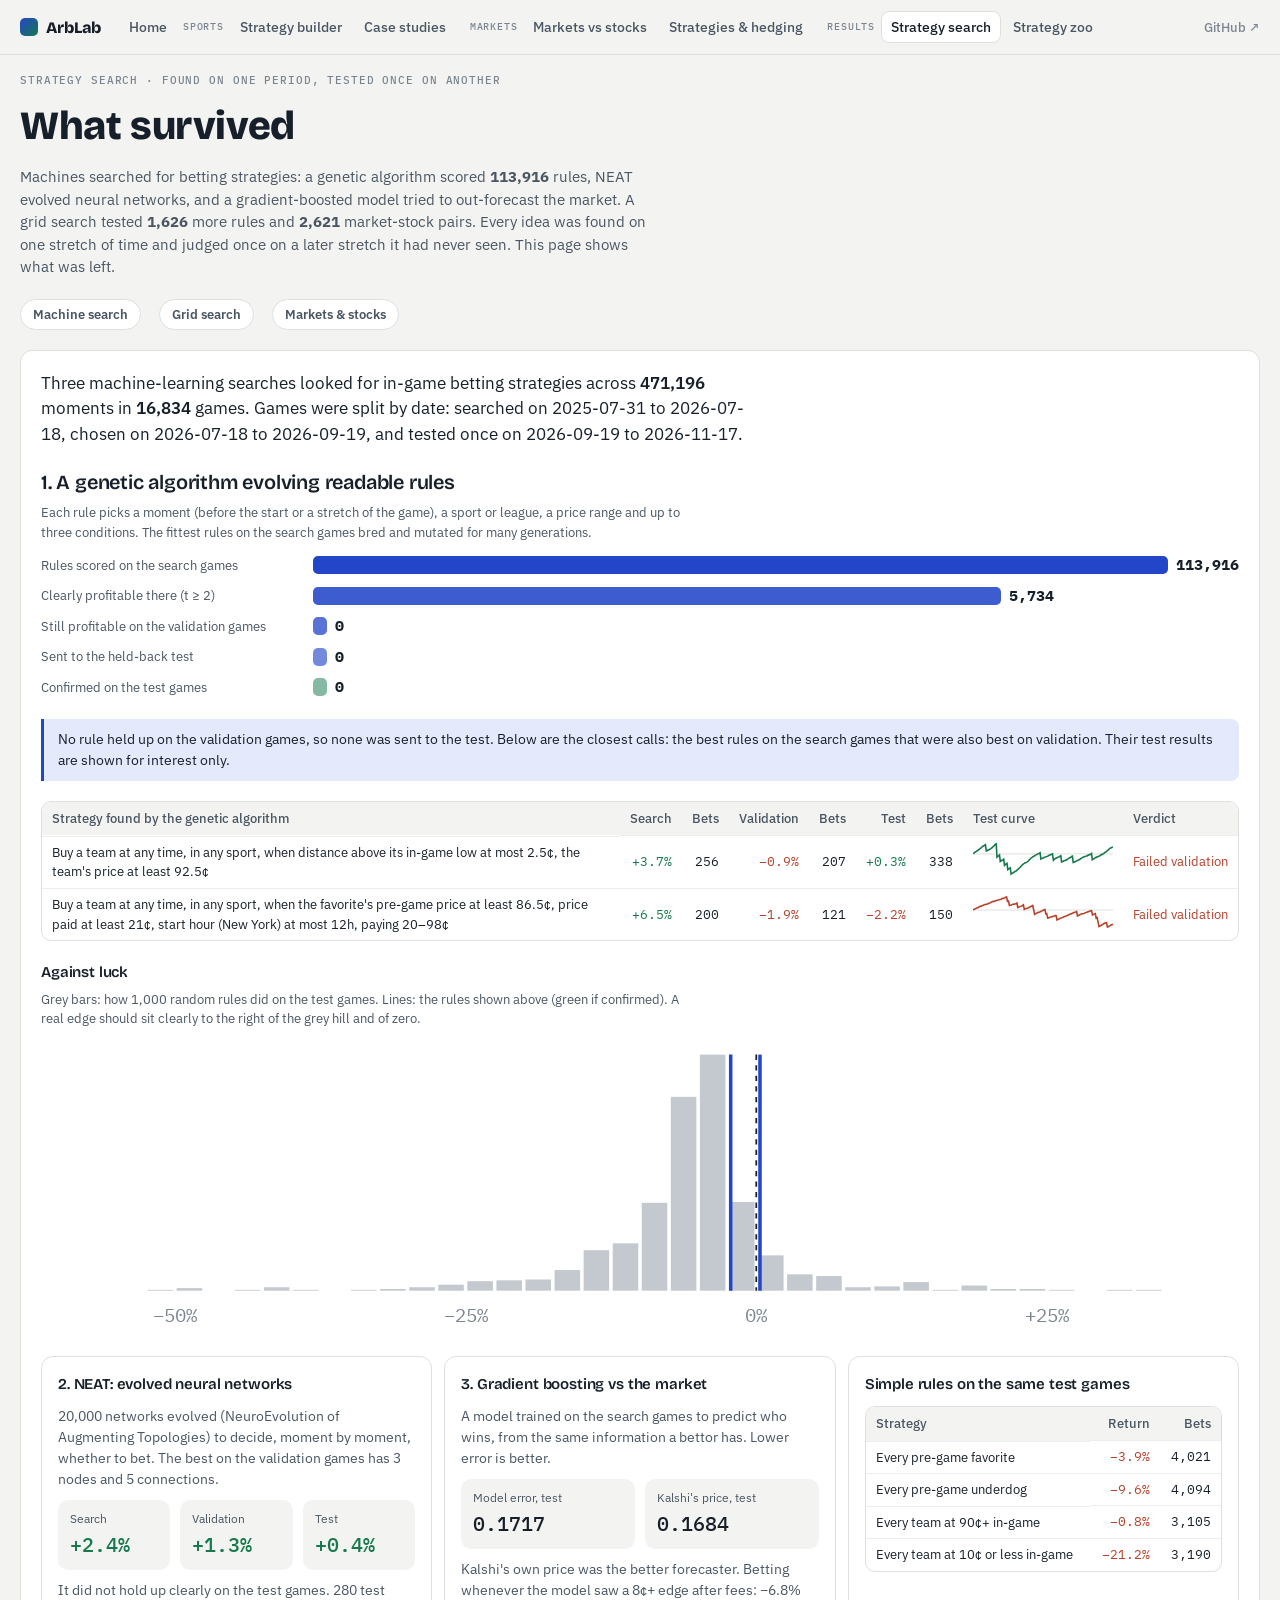
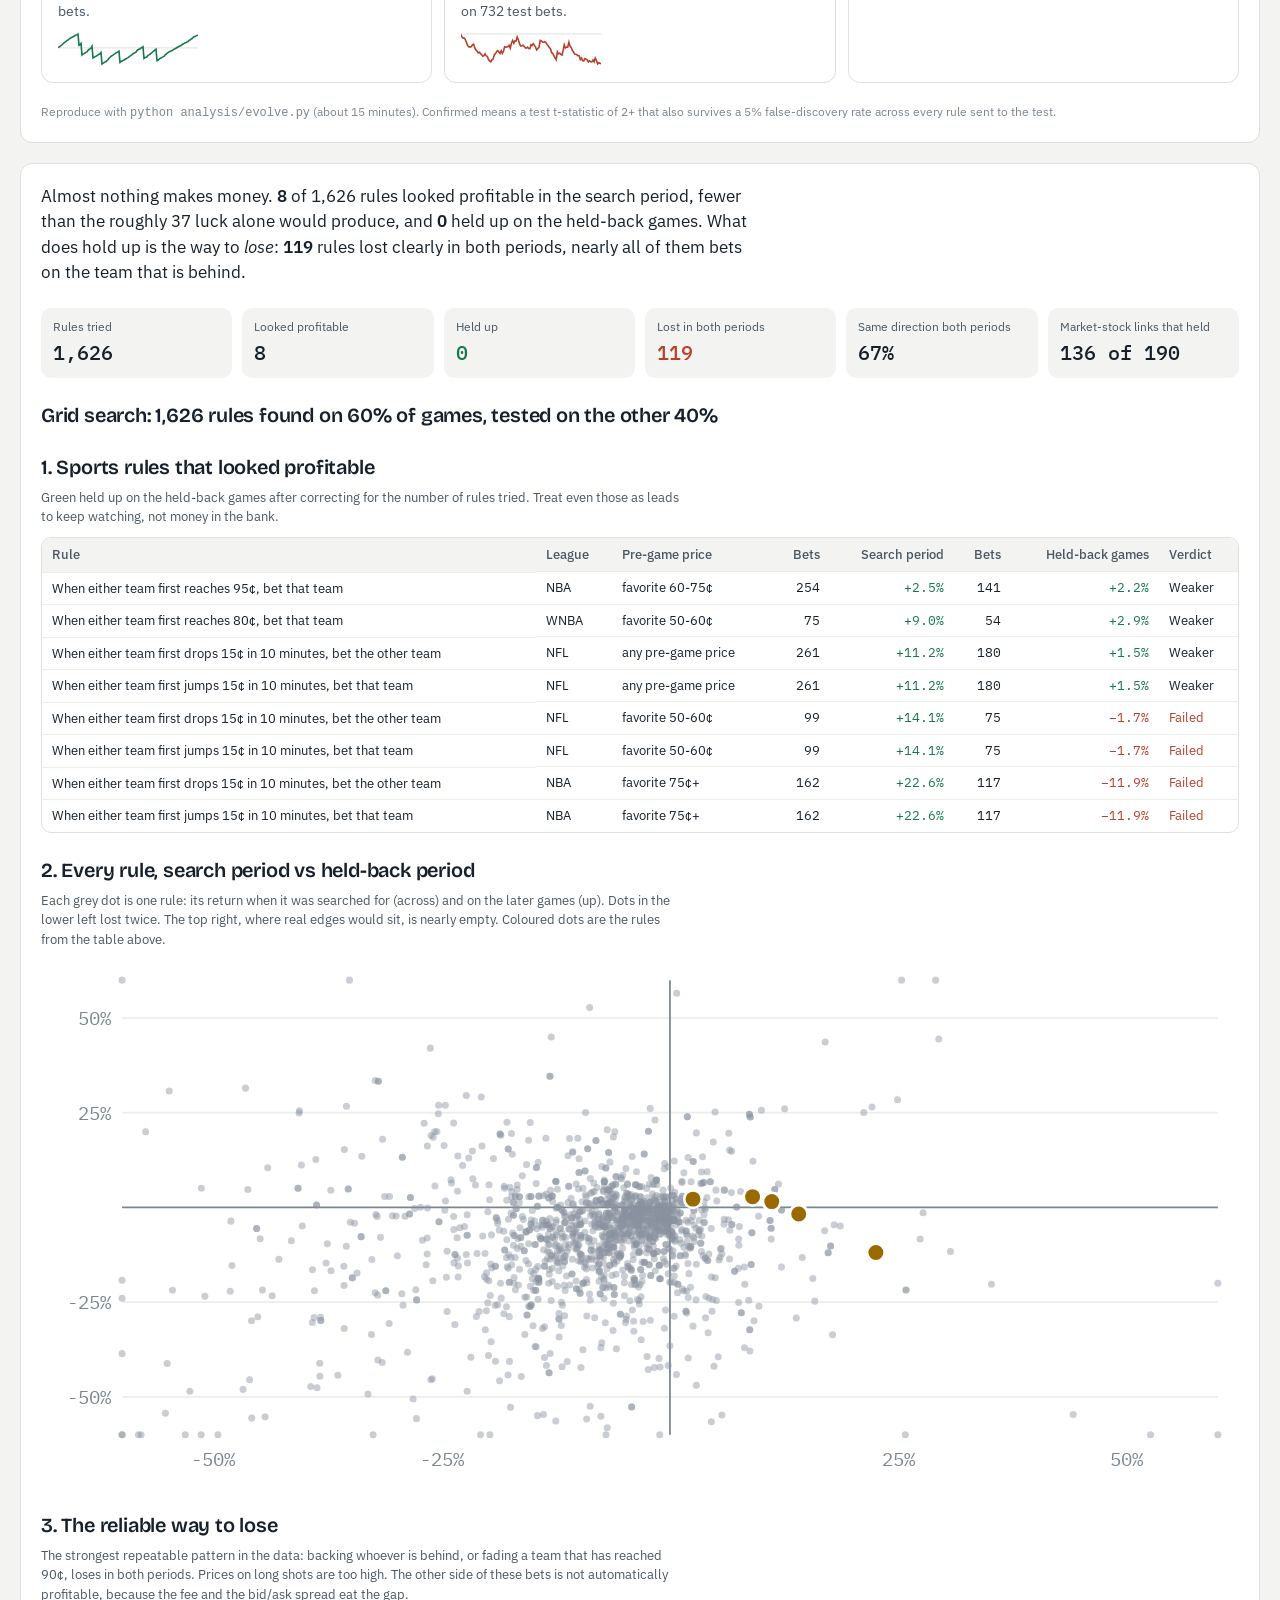
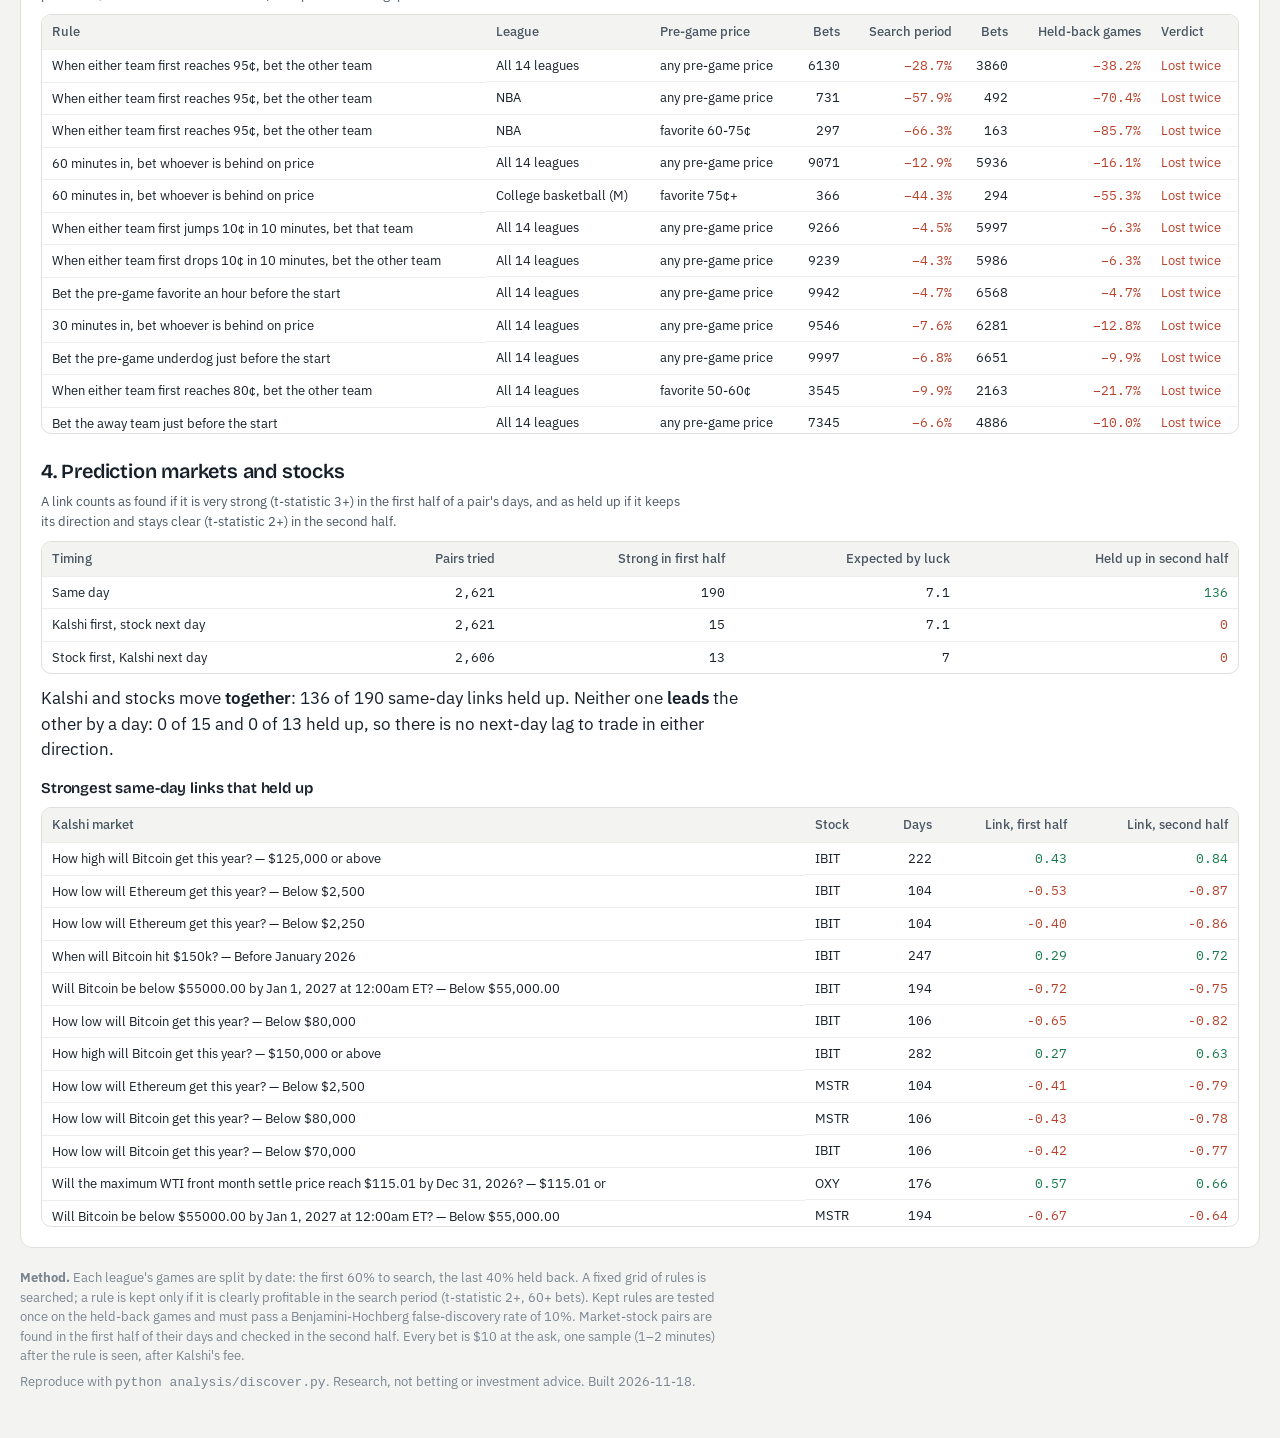
<file: app/findings.html>
<!doctype html>
<html lang="en">
<meta charset="utf-8">
<title>Strategy Search · ArbLab</title>
<meta name="viewport" content="width=device-width, initial-scale=1, viewport-fit=cover">
<meta name="description" content="What survived: over 100,000 machine-searched betting strategies, a grid of betting rules and 2,621 market-stock pairs, each found on one period and tested once on another.">
<link rel="preconnect" href="https://fonts.googleapis.com">
<link rel="stylesheet" href="https://fonts.googleapis.com/css2?family=Bricolage+Grotesque:opsz,wght@12..96,600;12..96,800&family=IBM+Plex+Sans:wght@400;500;600&family=IBM+Plex+Mono:wght@400;500&display=swap">
<link rel="stylesheet" href="style.css">
<div class="wrap">
  <header class="top">
    <span class="eyebrow">Strategy search · found on one period, tested once on another</span>
    <h1>What survived</h1>
    <p class="lede" id="lede"></p>
  </header>
  <div class="tabs" role="tablist" style="border:0"><a class="cta-tab" href="#machine">Machine search</a><a class="cta-tab" href="#grid">Grid search</a><a class="cta-tab" href="#stocksec">Markets &amp; stocks</a></div>
  <main class="sheet" id="machine"></main>
  <main class="sheet" id="out"></main>
  <footer>
    <p><b>Method.</b> Each league's games are split by date: the first 60% to search, the last 40% held back. A fixed grid of rules is searched; a rule is kept only if it is clearly profitable in the search period (t-statistic 2+, 60+ bets). Kept rules are tested once on the held-back games and must pass a Benjamini-Hochberg false-discovery rate of 10%. Market-stock pairs are found in the first half of their days and checked in the second half. Every bet is $10 at the ask, one sample (1–2 minutes) after the rule is seen, after Kalshi's fee.</p>
    <p>Reproduce with <code>python analysis/discover.py</code>. Research, not betting or investment advice. <span id="built"></span></p>
  </footer>
</div>
<script src="nav.js"></script>
<script src="data/findings.js"></script>
<script src="data/evolved.js"></script>
<script>
(function () {
  const F = window.FINDINGS, $ = (id) => document.getElementById(id); if (!F) return;
  const esc = (s) => String(s ?? "").replace(/[&<>"]/g, (c) => ({ "&": "&amp;", "<": "&lt;", ">": "&gt;", '"': "&quot;" }[c]));
  const pct = (v, d = 1) => (v > 0 ? "+" : v < 0 ? "−" : "") + Math.abs(v * 100).toFixed(d) + "%", cls = (v) => (v >= 0 ? "pos" : "neg");
  const s = F.sports, ok = s.candidates.filter((r) => r.ok), same = F.stocks["Same day"], lead = F.stocks["Kalshi first, stock next day"], lag = F.stocks["Stock first, Kalshi next day"];
  const tile = (k, v, c = "") => `<div class="tile"><span>${k}</span><b class="${c}">${v}</b></div>`;
  const table = (head, rows) => `<div class="tablewrap" style="max-height:420px;overflow-y:auto"><table><thead><tr>${head.map((h) => `<th class="${h[1] || ""}">${h[0]}</th>`).join("")}</tr></thead><tbody>${rows.join("")}</tbody></table></div>`;
  const row = (r, lost) => `<tr><td class="wrap">${esc(r.rule)}</td><td>${esc(r.league)}</td><td>${esc(r.band)}</td><td class="n">${r.dn}</td><td class="n ${cls(r.droi)}">${pct(r.droi)}</td><td class="n">${r.hn}</td><td class="n ${cls(r.hroi)}">${pct(r.hroi)}</td><td>${lost === true ? '<span class="neg">Lost twice</span>' : r.ok ? '<span class="pos">Held up</span>' : r.hroi > 0 ? "Weaker" : '<span class="neg">Failed</span>'}</td></tr>`;
  const head = [["Rule"], ["League"], ["Pre-game price"], ["Bets", "n"], ["Search period", "n"], ["Bets", "n"], ["Held-back games", "n"], ["Verdict"]];
  // replication plot: every rule's return in the search period (x) against the held-back period (y)
  const W = 680, H = 300, L = 46, R = 12, T = 12, B = 30, lim = 0.6, X = (v) => L + (W - L - R) * (Math.max(-lim, Math.min(lim, v)) + lim) / (2 * lim), Y = (v) => T + (H - T - B) * (1 - (Math.max(-lim, Math.min(lim, v)) + lim) / (2 * lim));
  const dots = s.cloud.map(([a, b]) => `<circle cx="${X(a).toFixed(1)}" cy="${Y(b).toFixed(1)}" r="2" fill="var(--market)" opacity=".45"/>`).join("")
    + s.candidates.map((r) => `<circle cx="${X(r.droi).toFixed(1)}" cy="${Y(r.hroi).toFixed(1)}" r="5" fill="${r.ok ? "var(--good)" : "var(--warn)"}" stroke="var(--sheet)" stroke-width="1.5"><title>${esc(r.rule)} · ${esc(r.league)}</title></circle>`).join("");
  const grid = [-0.5, -0.25, 0.25, 0.5].map((t) => `<line x1="${L}" x2="${W - R}" y1="${Y(t)}" y2="${Y(t)}" stroke="var(--line-2)"/><text x="${L - 6}" y="${Y(t) + 4}" text-anchor="end">${t * 100}%</text><text x="${X(t)}" y="${H - 12}" text-anchor="middle">${t * 100}%</text>`).join("");
  const plot = `<div class="chart"><svg viewBox="0 0 ${W} ${H}" role="img" aria-label="Each rule's return in the search period against the held-back period">${grid}
    <line x1="${L}" x2="${W - R}" y1="${Y(0)}" y2="${Y(0)}" stroke="var(--ink-3)"/><line x1="${X(0)}" x2="${X(0)}" y1="${T}" y2="${H - B}" stroke="var(--ink-3)"/>${dots}</svg></div>`;
  const ev = window.EVOLVED;
  $("lede").innerHTML = `Machines searched for betting strategies${ev ? `: a genetic algorithm scored <b>${ev.funnel.evaluated.toLocaleString()}</b> rules, NEAT evolved neural networks, and a gradient-boosted model tried to out-forecast the market` : ""}. A grid search tested <b>${s.tested.toLocaleString()}</b> more rules and <b>${same.tested.toLocaleString()}</b> market-stock pairs. Every idea was found on one stretch of time and judged once on a later stretch it had never seen. This page shows what was left.`;
  $("out").innerHTML = `<div style="display:grid;gap:22px">
    <p class="headline">Almost nothing makes money. <b>${s.candidates.length}</b> of ${s.tested.toLocaleString()} rules looked profitable in the search period, fewer than the roughly ${Math.round(s.tested * 0.0228)} luck alone would produce, and <b>${ok.length}</b> held up on the held-back games. What does hold up is the way to <i>lose</i>: <b>${s.n_losers}</b> rules lost clearly in both periods, nearly all of them bets on the team that is behind.</p>
    <div class="tiles">${tile("Rules tried", s.tested.toLocaleString())}${tile("Looked profitable", s.candidates.length)}${tile("Held up", ok.length, "pos")}${tile("Lost in both periods", s.n_losers, "neg")}${tile("Same direction both periods", Math.round(s.agree / s.tested * 100) + "%")}${tile("Market-stock links that held", `${same.replicated} of ${same.found}`)}</div>
    <div id="grid"><h2>Grid search: ${s.tested.toLocaleString()} rules found on 60% of games, tested on the other 40%</h2></div>
    <div><h2>1. Sports rules that looked profitable</h2><p class="note" style="margin:6px 0 10px">Green held up on the held-back games after correcting for the number of rules tried. Treat even those as leads to keep watching, not money in the bank.</p>${table(head, s.candidates.map((r) => row(r)))}</div>
    <div><h2>2. Every rule, search period vs held-back period</h2><p class="note" style="margin:6px 0 10px">Each grey dot is one rule: its return when it was searched for (across) and on the later games (up). Dots in the lower left lost twice. The top right, where real edges would sit, is nearly empty. Coloured dots are the rules from the table above.</p>${plot}</div>
    <div><h2>3. The reliable way to lose</h2><p class="note" style="margin:6px 0 10px">The strongest repeatable pattern in the data: backing whoever is behind, or fading a team that has reached 90¢, loses in both periods. Prices on long shots are too high. The other side of these bets is not automatically profitable, because the fee and the bid/ask spread eat the gap.</p>${table(head, s.losers.map((r) => row(r, true)))}</div>
    <div id="stocksec"><h2>4. Prediction markets and stocks</h2><p class="note" style="margin:6px 0 10px">A link counts as found if it is very strong (t-statistic 3+) in the first half of a pair's days, and as held up if it keeps its direction and stays clear (t-statistic 2+) in the second half.</p>
      ${table([["Timing"], ["Pairs tried", "n"], ["Strong in first half", "n"], ["Expected by luck", "n"], ["Held up in second half", "n"]], Object.entries(F.stocks).map(([k, v]) => `<tr><td>${esc(k)}</td><td class="n">${v.tested.toLocaleString()}</td><td class="n">${v.found}</td><td class="n">${v.by_luck}</td><td class="n ${v.replicated ? "pos" : "neg"}">${v.replicated}</td></tr>`))}
      <p class="headline" style="margin-top:12px">Kalshi and stocks move <b>together</b>: ${same.replicated} of ${same.found} same-day links held up. Neither one <b>leads</b> the other by a day: ${lead.replicated} of ${lead.found} and ${lag.replicated} of ${lag.found} held up, so there is no next-day lag to trade in either direction.</p>
      <h3 style="margin:14px 0 8px">Strongest same-day links that held up</h3>
      ${table([["Kalshi market"], ["Stock"], ["Days", "n"], ["Link, first half", "n"], ["Link, second half", "n"]], same.top.map((r) => `<tr><td class="wrap">${esc(r.market)}</td><td>${r.stock}</td><td class="n">${r.days}</td><td class="n ${cls(r.r1)}">${r.r1.toFixed(2)}</td><td class="n ${cls(r.r2)}">${r.r2.toFixed(2)}</td></tr>`))}</div></div>`;
  $("built").textContent = `Built ${F.built}.`;
  renderMachine(window.EVOLVED, { esc, pct, cls, tile, table });
})();

// ---------------------------------------------------------------- machine search (analysis/evolve.py)
function renderMachine(V, h) {
  const el = document.getElementById("machine"); if (!V) { el.hidden = true; return; }
  const { esc, pct, cls, tile, table } = h, fmt = (n) => Number(n).toLocaleString();
  const fu = V.funnel, steps = [["Rules scored on the search games", fu.evaluated], ["Clearly profitable there (t ≥ 2)", fu.train_good],
    ["Still profitable on the validation games", fu.validated], ["Sent to the held-back test", fu.tested], ["Confirmed on the test games", fu.confirmed]];
  const mx = Math.log10(fu.evaluated + 1);
  const funnel = `<div style="display:grid;gap:8px">${steps.map(([l, v], i) => `<div style="display:grid;grid-template-columns:minmax(0,260px) minmax(0,1fr);gap:12px;align-items:center">
      <span class="note">${l}</span><div style="display:flex;align-items:center;gap:8px"><div style="height:18px;border-radius:5px;background:${i === 4 ? "var(--good)" : "var(--accent)"};opacity:${1 - i * .12};width:${Math.max(1.5, 100 * Math.log10(v + 1) / mx)}%"></div><b class="num">${fmt(v)}</b></div></div>`).join("")}</div>`;
  const spark = (c) => { if (!c || c.length < 2) return ""; const lo = Math.min(0, ...c), hi = Math.max(0, ...c), W = 140, H = 34, X = (i) => W * i / (c.length - 1), Y = (v) => H - 2 - (H - 4) * (v - lo) / ((hi - lo) || 1);
    return `<svg viewBox="0 0 ${W} ${H}" width="${W}" height="${H}" aria-hidden="true"><line x1="0" x2="${W}" y1="${Y(0)}" y2="${Y(0)}" stroke="var(--line)"/><path d="${c.map((v, i) => `${i ? "L" : "M"}${X(i).toFixed(1)},${Y(v).toFixed(1)}`).join("")}" fill="none" stroke="${c[c.length - 1] >= 0 ? "var(--good)" : "var(--bad)"}" stroke-width="1.6"/></svg>`; };
  const per = (x) => `<td class="n ${cls(x.roi)}">${pct(x.roi)}</td><td class="n">${fmt(x.n)}</td>`;
  const nearOnly = V.rules.length && V.rules.every((r) => !r.validated);
  const rules = (nearOnly ? `<p class="compare">No rule held up on the validation games, so none was sent to the test. Below are the closest calls: the best rules on the search games that were also best on validation. Their test results are shown for interest only.</p>` : "") + table([["Strategy found by the genetic algorithm", "wrap"], ["Search", "n"], ["Bets", "n"], ["Validation", "n"], ["Bets", "n"], ["Test", "n"], ["Bets", "n"], ["Test curve"], ["Verdict"]],
    V.rules.map((r) => `<tr><td class="wrap">${esc(r.rule)}</td>${per(r.train)}${per(r.valid)}${per(r.test)}<td>${spark(r.curve)}</td><td>${r.confirmed ? '<span class="pill good"><i>Confirmed</i></span>' : !r.validated ? '<span class="neg">Failed validation</span>' : r.test.roi > 0 ? "Weaker on test" : '<span class="neg">Failed on test</span>'}</td></tr>`));
  // where real rules land against random ones on the test games
  const nul = V.null || [], lo = -0.6, hi = 0.4, bins = 40, cnt = new Array(bins).fill(0);
  nul.forEach((v) => cnt[Math.max(0, Math.min(bins - 1, Math.floor((v - lo) / (hi - lo) * bins)))]++);
  const W = 680, H = 170, L = 10, R = 10, T = 10, B = 26, mxc = Math.max(...cnt, 1), X = (v) => L + (W - L - R) * (Math.max(lo, Math.min(hi, v)) - lo) / (hi - lo);
  const hist = `<div class="chart"><svg viewBox="0 0 ${W} ${H}" role="img" aria-label="Test-game returns of random rules, with the evolved rules marked">
    ${cnt.map((c, i) => `<rect x="${X(lo + (hi - lo) * i / bins) + 1}" y="${H - B - (H - T - B) * c / mxc}" width="${(W - L - R) / bins - 2}" height="${(H - T - B) * c / mxc}" fill="var(--market)" opacity=".5"/>`).join("")}
    ${V.rules.filter((r) => r.validated || nearOnly).map((r) => `<line x1="${X(r.test.roi)}" x2="${X(r.test.roi)}" y1="${T}" y2="${H - B}" stroke="${r.confirmed ? "var(--good)" : "var(--accent)"}" stroke-width="2"><title>${esc(r.rule)}: ${pct(r.test.roi)}</title></line>`).join("")}
    <line x1="${X(0)}" x2="${X(0)}" y1="${T}" y2="${H - B}" stroke="var(--ink)" stroke-dasharray="3 3"/>
    ${[-0.5, -0.25, 0, 0.25].map((t) => `<text x="${X(t)}" y="${H - 8}" text-anchor="middle">${pct(t, 0)}</text>`).join("")}</svg></div>`;
  const nt = V.neat, gb = V.gbm, b = V.baselines || {};
  const card = (title, body) => `<div class="study" style="gap:10px"><h3>${title}</h3>${body}</div>`;
  const mini = (x) => `<div class="tiles" style="grid-template-columns:repeat(3,minmax(0,1fr))">${tile("Search", pct(x.train.roi), cls(x.train.roi))}${tile("Validation", pct(x.valid.roi), cls(x.valid.roi))}${tile("Test", pct(x.test.roi), cls(x.test.roi))}</div>`;
  el.innerHTML = `<div style="display:grid;gap:20px">
    <p class="headline">Three machine-learning searches looked for in-game betting strategies across <b>${fmt(V.points)}</b> moments in <b>${fmt(V.games)}</b> games. Games were split by date: searched on ${V.dates[0]} to ${V.dates[1]}, chosen on ${V.dates[1]} to ${V.dates[2]}, and tested once on ${V.dates[2]} to ${V.dates[3]}.</p>
    <div><h2>1. A genetic algorithm evolving readable rules</h2><p class="note" style="margin:6px 0 12px">Each rule picks a moment (before the start or a stretch of the game), a sport or league, a price range and up to three conditions. The fittest rules on the search games bred and mutated for many generations.</p>${funnel}</div>
    ${rules}
    <div><h3 style="margin-bottom:6px">Against luck</h3><p class="note" style="margin-bottom:8px">Grey bars: how ${fmt(nul.length)} random rules did on the test games. Lines: the rules shown above (green if confirmed). A real edge should sit clearly to the right of the grey hill and of zero.</p>${hist}</div>
    <div class="studies">
      ${nt ? card(`2. NEAT: evolved neural networks`, `<p>${fmt(nt.evolved)} networks evolved (NeuroEvolution of Augmenting Topologies) to decide, moment by moment, whether to bet. The best on the validation games has ${nt.nodes} nodes and ${nt.conns} connections.</p>${mini(nt)}<p>${nt.confirmed ? "It held up on the test games." : "It did not hold up clearly on the test games."} ${nt.test.n} test bets.</p>${spark(nt.curve)}`) : ""}
      ${gb ? card(`3. Gradient boosting vs the market`, `<p>A model trained on the search games to predict who wins, from the same information a bettor has. Lower error is better.</p>
        <div class="tiles" style="grid-template-columns:repeat(2,minmax(0,1fr))">${tile("Model error, test", gb.calib.model_test.toFixed(4))}${tile("Kalshi's price, test", gb.calib.market_test.toFixed(4))}</div>
        <p>${gb.calib.market_test <= gb.calib.model_test ? "Kalshi's own price was the better forecaster." : "The model forecast slightly better than the price."} Betting whenever the model saw a ${Math.round(gb.tau * 100)}¢+ edge after fees: ${pct(gb.test.roi)} on ${gb.test.n} test bets.</p>${spark(gb.curve)}`) : ""}
      ${card("Simple rules on the same test games", table([["Strategy"], ["Return", "n"], ["Bets", "n"]], Object.entries(b).map(([k, v]) => `<tr><td class="wrap">${esc(k)}</td><td class="n ${cls(v.roi)}">${pct(v.roi)}</td><td class="n">${fmt(v.n)}</td></tr>`)))}
    </div>
    <p class="hint">Reproduce with <code>python analysis/evolve.py</code> (about ${Math.max(1, Math.round(V.minutes))} minutes). Confirmed means a test t-statistic of 2+ that also survives a 5% false-discovery rate across every rule sent to the test.</p></div>`;
}
</script>
</file>
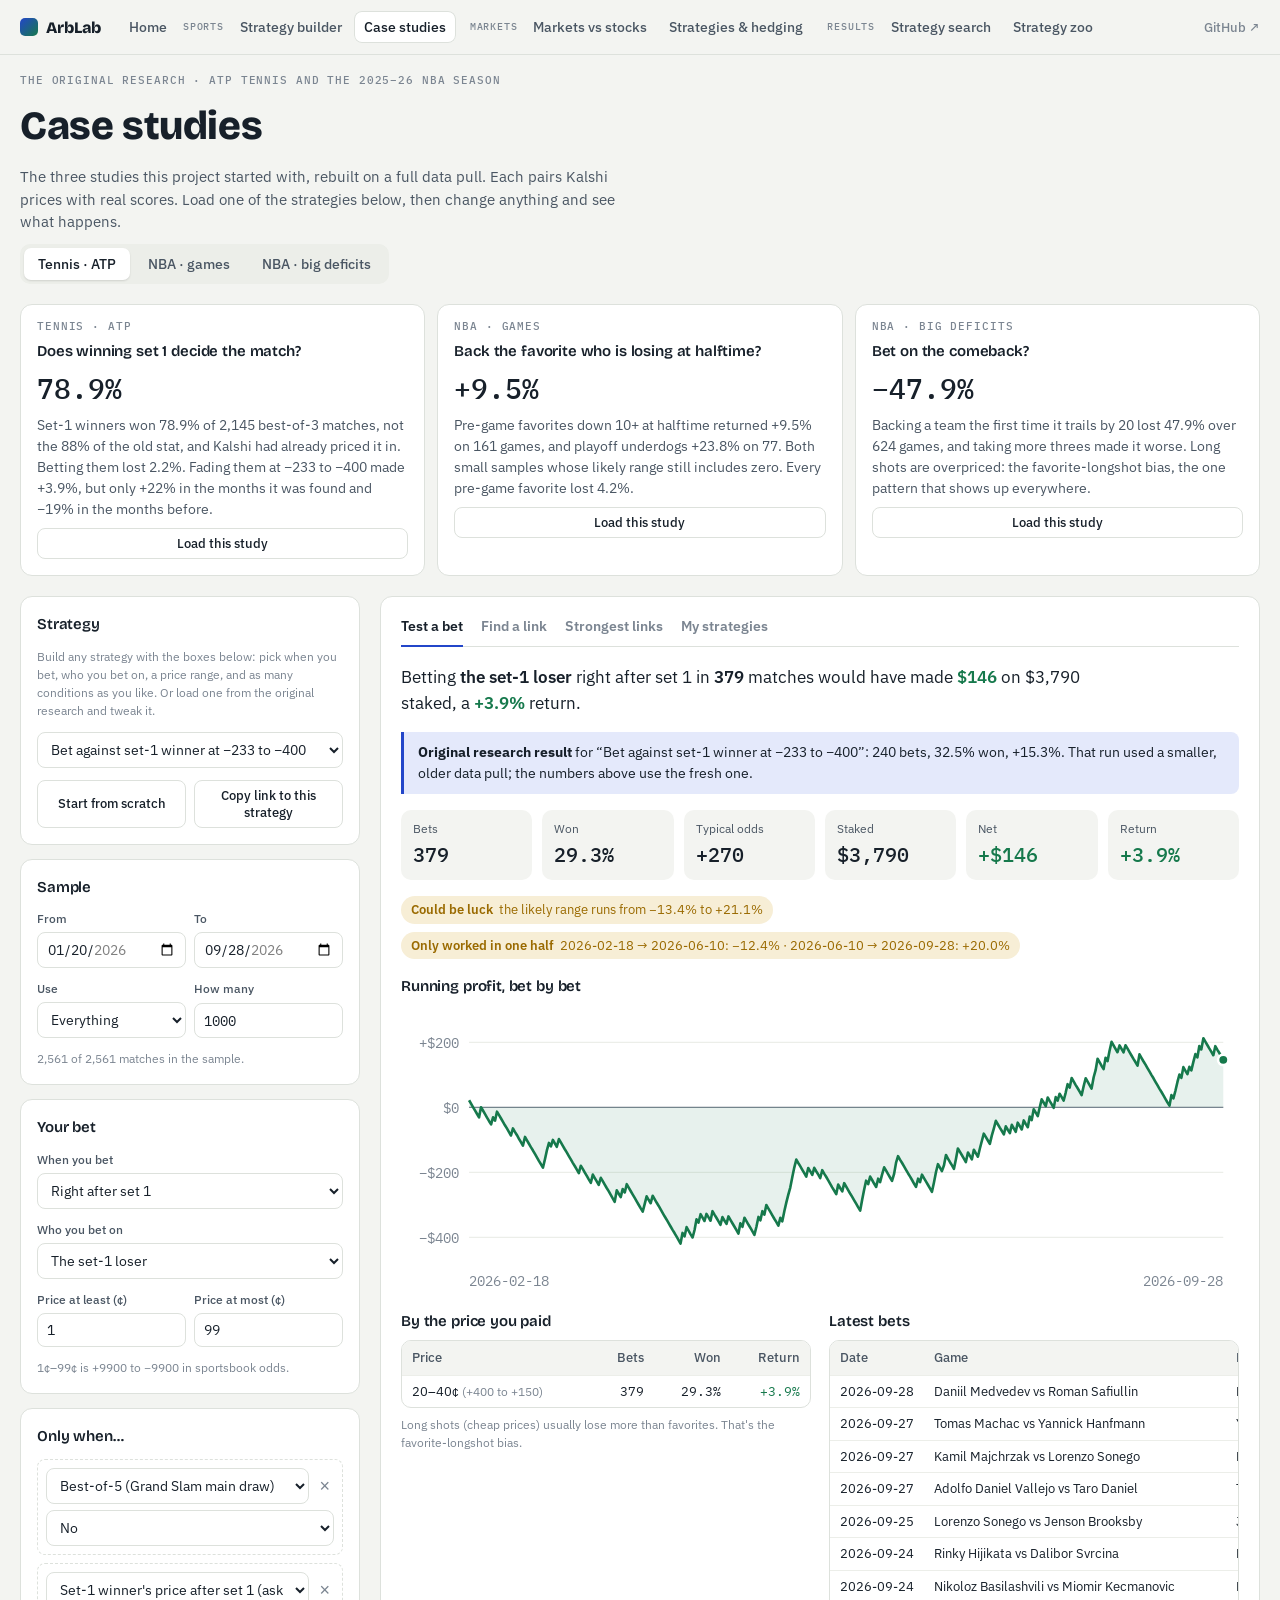
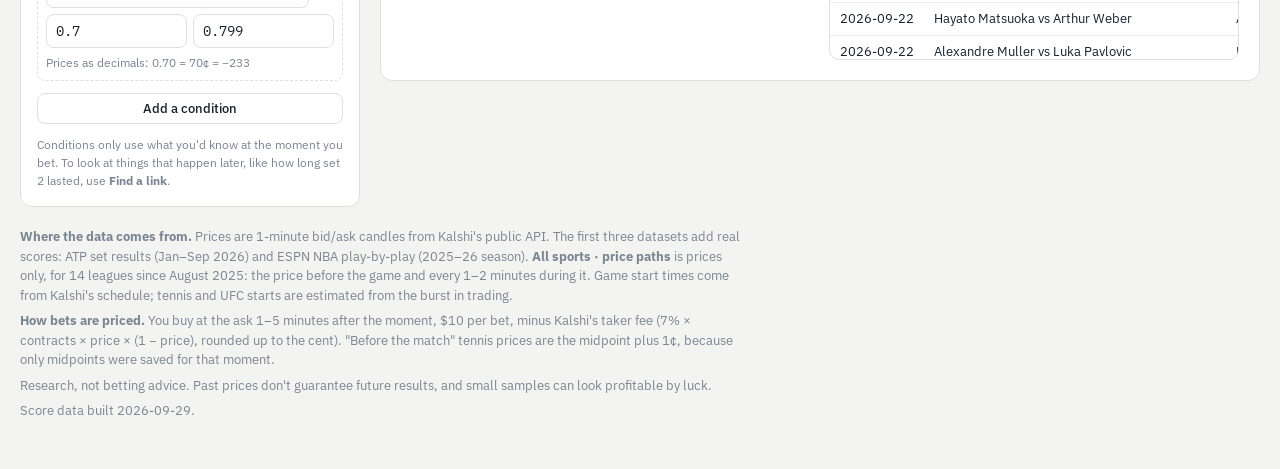
<file: app/research.html>
<!doctype html>
<html lang="en">
<meta charset="utf-8">
<title>Case Studies · ArbLab</title>
<meta name="viewport" content="width=device-width, initial-scale=1, viewport-fit=cover">
<meta name="description" content="Backtest betting strategies in 14 sports against real Kalshi prediction-market prices, with fees included, and test how prediction markets line up with stocks.">
<meta property="og:title" content="ArbLab">
<meta property="og:description" content="Backtest betting strategies in 14 sports against real Kalshi prices, and test how prediction markets line up with stocks.">
<link rel="preconnect" href="https://fonts.googleapis.com">
<link rel="stylesheet" href="https://fonts.googleapis.com/css2?family=Bricolage+Grotesque:opsz,wght@12..96,600;12..96,800&family=IBM+Plex+Sans:wght@400;500;600&family=IBM+Plex+Mono:wght@400;500&display=swap">
<link rel="stylesheet" href="style.css">

<body data-mode="research">
<div class="wrap">
  <header class="top">
    <span class="eyebrow">The original research · ATP tennis and the 2025–26 NBA season</span>
    <h1>Case studies</h1>
    <p class="lede">The three studies this project started with, rebuilt on a full data pull. Each pairs Kalshi prices with real scores. Load one of the strategies below, then change anything and see what happens.</p>
    <div class="seg" id="dataset" role="group" aria-label="Dataset"></div>
    <p class="hint" id="dsnote" hidden></p>
  </header>
  <section class="studies" aria-label="The three studies">
    <div class="study"><span class="eyebrow">Tennis · ATP</span><h3>Does winning set 1 decide the match?</h3><span class="big">78.9%</span>
      <p>Set-1 winners won 78.9% of 2,145 best-of-3 matches, not the 88% of the old stat, and Kalshi had already priced it in. Betting them lost 2.2%. Fading them at −233 to −400 made +3.9%, but only +22% in the months it was found and −19% in the months before.</p>
      <button class="btn" data-study="Bet against set-1 winner at −233 to −400">Load this study</button></div>
    <div class="study"><span class="eyebrow">NBA · games</span><h3>Back the favorite who is losing at halftime?</h3><span class="big">+9.5%</span>
      <p>Pre-game favorites down 10+ at halftime returned +9.5% on 161 games, and playoff underdogs +23.8% on 77. Both small samples whose likely range still includes zero. Every pre-game favorite lost 4.2%.</p>
      <button class="btn" data-study="Favorite down 10+ at halftime: bet the favorite">Load this study</button></div>
    <div class="study"><span class="eyebrow">NBA · big deficits</span><h3>Bet on the comeback?</h3><span class="big">−47.9%</span>
      <p>Backing a team the first time it trails by 20 lost 47.9% over 624 games, and taking more threes made it worse. Long shots are overpriced: the favorite-longshot bias, the one pattern that shows up everywhere.</p>
      <button class="btn" data-study="Bet the team down 20+">Load this study</button></div>
  </section>

  <div class="bench">
    <aside class="rail">
      <section class="panel">
        <h3>Strategy</h3>
        <p class="hint">Build any strategy with the boxes below: pick when you bet, who you bet on, a price range, and as many conditions as you like. Or load one from the original research and tweak it.</p>
        <select id="preset" aria-label="Load a strategy from the original research"><option value="">Load a strategy from the research…</option></select>
        <div class="row2"><button class="btn" id="scratch">Start from scratch</button><button class="btn" id="copylink">Copy link to this strategy</button></div>
      </section>

      <section class="panel" id="leaguebox" hidden>
        <h3>Leagues</h3>
        <div class="chips" id="leagues"></div>
        <button class="btn" id="allleagues">All / just one</button>
        <p class="hint">Each league's prices load the first time you switch it on.</p>
      </section>

      <section class="panel">
        <h3>Sample</h3>
        <div class="row2">
          <label class="field"><span>From</span><input type="date" id="from"></label>
          <label class="field"><span>To</span><input type="date" id="to"></label>
        </div>
        <div class="row2">
          <label class="field"><span>Use</span>
            <select id="take"><option value="all">Everything</option><option value="recent">Most recent</option><option value="random">Random</option></select></label>
          <label class="field"><span id="nlabel">How many</span><input type="number" id="n" min="10" step="50" value="1000"></label>
        </div>
        <button class="btn" id="reshuffle" hidden>Draw a new random sample</button>
        <p class="hint" id="samplenote"></p>
      </section>

      <section class="panel">
        <h3>Your bet</h3>
        <label class="field"><span>When you bet</span><select id="moment"></select></label>
        <div class="row2" id="params" hidden></div>
        <label class="field"><span>Who you bet on</span><select id="side"></select></label>
        <div class="row2">
          <label class="field"><span>Price at least (¢)</span><input type="number" id="pmin" min="1" max="99" value="1"></label>
          <label class="field"><span>Price at most (¢)</span><input type="number" id="pmax" min="1" max="99" value="99"></label>
        </div>
        <p class="hint" id="oddsnote"></p>
      </section>

      <section class="panel" id="exitpanel" hidden>
        <h3>Getting out early (optional)</h3>
        <div class="row3">
          <label class="field"><span>Sell at +¢</span><input type="number" id="exit-tp" min="0" max="98" placeholder="—"></label>
          <label class="field"><span>Stop at −¢</span><input type="number" id="exit-sl" min="0" max="98" placeholder="—"></label>
          <label class="field"><span>After min</span><input type="number" id="exit-tm" min="0" max="400" placeholder="—"></label>
        </div>
        <p class="hint">Leave blank to hold every bet to the final result. Selling early pays Kalshi's fee a second time and sells at the bid.</p>
      </section>

      <section class="panel">
        <h3>Only when…</h3>
        <div class="filters" id="filters"></div>
        <button class="btn" id="addfilter">Add a condition</button>
        <p class="hint">Conditions only use what you'd know at the moment you bet. To look at things that happen later, like how long set 2 lasted, use <b>Find a link</b>.</p>
      </section>
    </aside>

    <main class="sheet">
      <div class="tabs" role="tablist">
        <button role="tab" id="tab-bet" aria-selected="true">Test a bet</button>
        <button role="tab" id="tab-link" aria-selected="false">Find a link</button>
        <button role="tab" id="tab-scan" aria-selected="false">Strongest links</button>
        <button role="tab" id="tab-mine" aria-selected="false">My strategies</button>
      </div>
      <div id="view-bet"></div>
      <div id="view-link" hidden>
        <div class="row2" style="max-width:640px">
          <label class="field"><span>Compare by</span><select id="xcol"></select></label>
          <label class="field"><span>Groups</span><select id="bins"><option>3</option><option>4</option><option selected>5</option><option>6</option><option>8</option><option>10</option></select></label>
        </div>
        <div id="linkout"></div>
      </div>
      <div id="view-scan" hidden></div>
      <div id="view-mine" hidden></div>
    </main>
  </div>

  <footer>
    <p><b>Where the data comes from.</b> Prices are 1-minute bid/ask candles from Kalshi's public API. The first three datasets add real scores: ATP set results (Jan–Sep 2026) and ESPN NBA play-by-play (2025–26 season). <b>All sports · price paths</b> is prices only, for 14 leagues since August 2025: the price before the game and every 1–2 minutes during it. Game start times come from Kalshi's schedule; tennis and UFC starts are estimated from the burst in trading.</p>
    <p><b>How bets are priced.</b> You buy at the ask 1–5 minutes after the moment, $10 per bet, minus Kalshi's taker fee (7% × contracts × price × (1 − price), rounded up to the cent). "Before the match" tennis prices are the midpoint plus 1¢, because only midpoints were saved for that moment.</p>
    <p>Research, not betting advice. Past prices don't guarantee future results, and small samples can look profitable by luck.</p>
    <p id="built"></p>
  </footer>
</div>

<script src="nav.js"></script>
<script src="data.js"></script>
<script src="datasets.js"></script>
<script src="lab.js"></script>
</file>
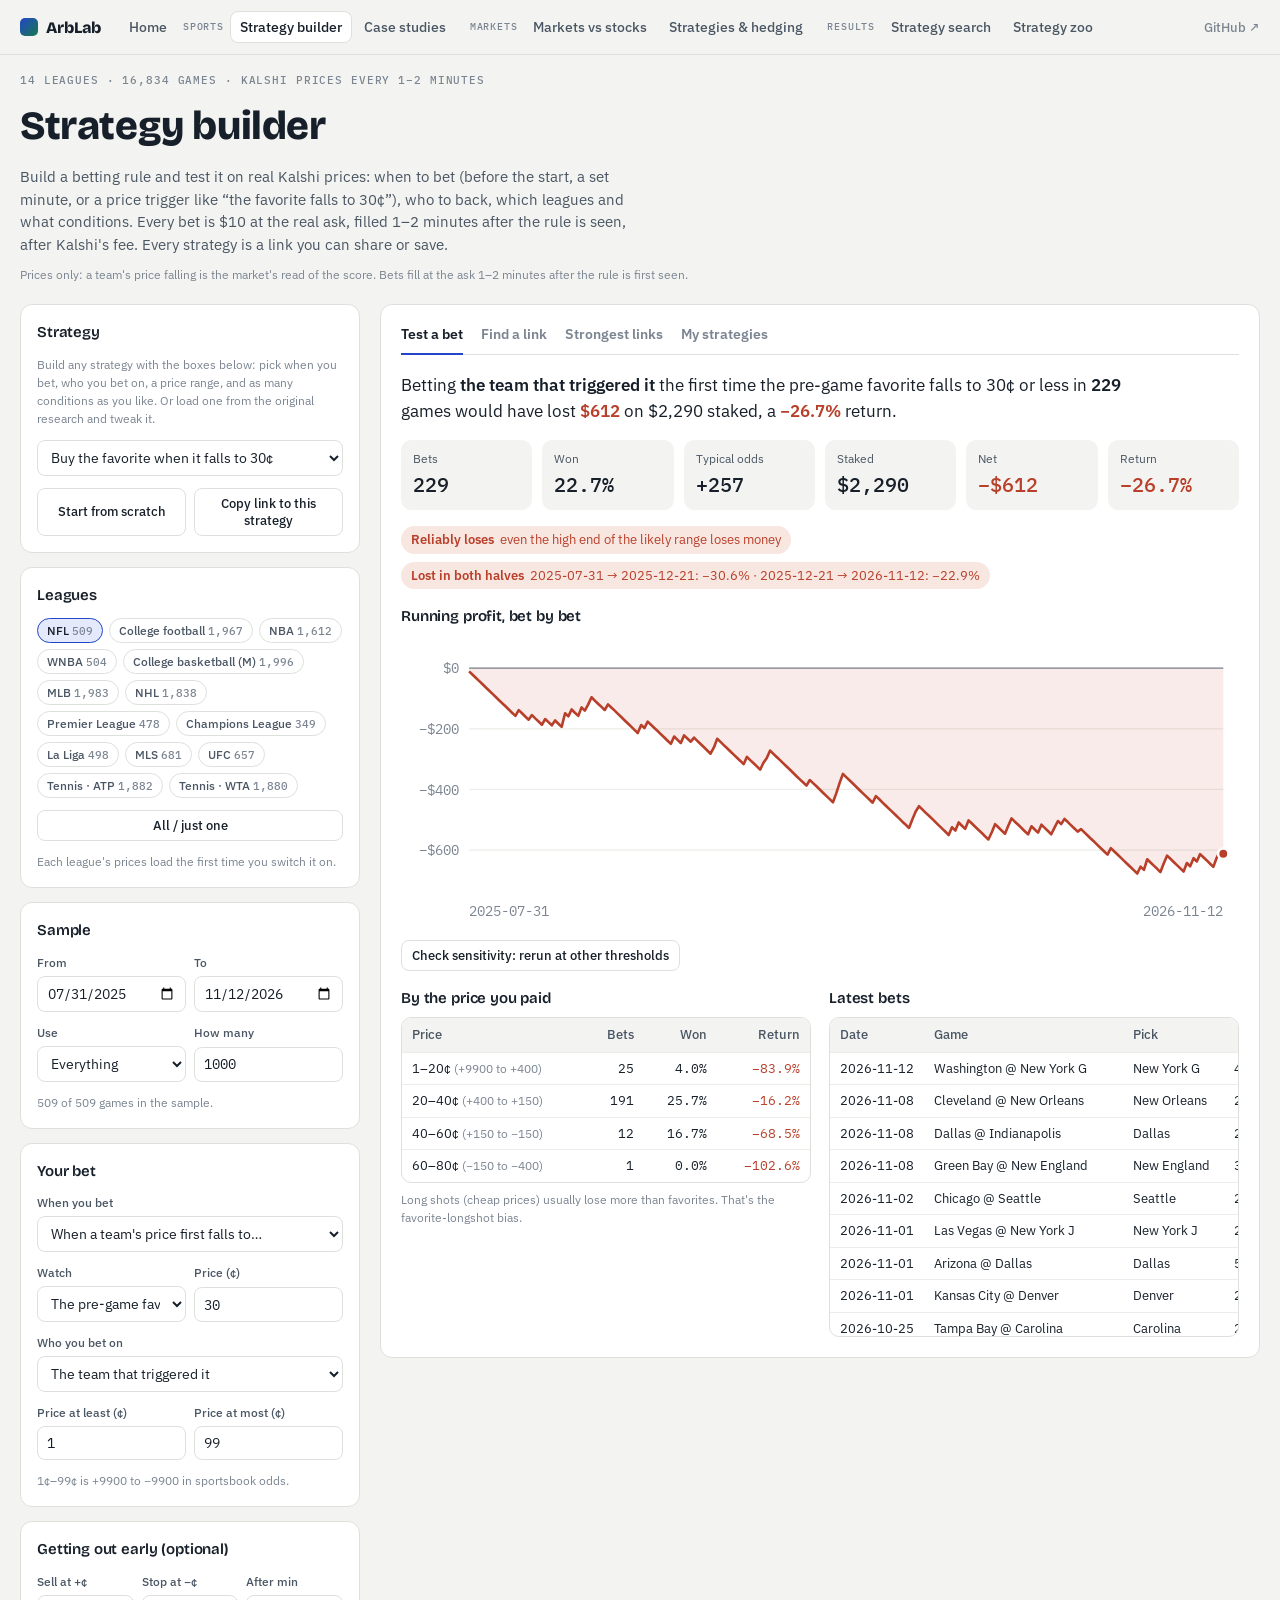
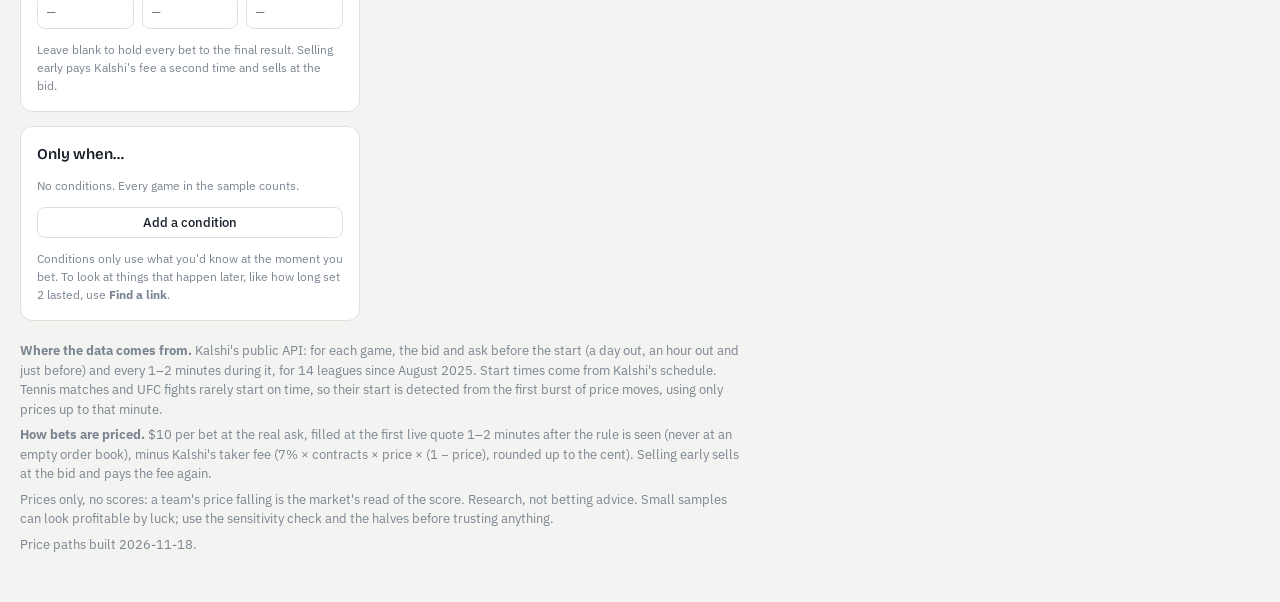
<file: app/sports.html>
<!doctype html>
<html lang="en">
<meta charset="utf-8">
<title>Strategy Builder · ArbLab</title>
<meta name="viewport" content="width=device-width, initial-scale=1, viewport-fit=cover">
<meta name="description" content="Backtest betting strategies in 14 sports against real Kalshi prediction-market prices, with fees included, and test how prediction markets line up with stocks.">
<meta property="og:title" content="ArbLab">
<meta property="og:description" content="Backtest betting strategies in 14 sports against real Kalshi prices, and test how prediction markets line up with stocks.">
<link rel="preconnect" href="https://fonts.googleapis.com">
<link rel="stylesheet" href="https://fonts.googleapis.com/css2?family=Bricolage+Grotesque:opsz,wght@12..96,600;12..96,800&family=IBM+Plex+Sans:wght@400;500;600&family=IBM+Plex+Mono:wght@400;500&display=swap">
<link rel="stylesheet" href="style.css">

<body data-mode="build">
<div class="wrap">
  <header class="top">
    <span class="eyebrow">14 leagues · 16,834 games · Kalshi prices every 1–2 minutes</span>
    <h1>Strategy builder</h1>
    <p class="lede">Build a betting rule and test it on real Kalshi prices: when to bet (before the start, a set minute, or a price trigger like “the favorite falls to 30¢”), who to back, which leagues and what conditions. Every bet is $10 at the real ask, filled 1–2 minutes after the rule is seen, after Kalshi's fee. Every strategy is a link you can share or save.</p>
    <div class="seg" id="dataset" role="group" aria-label="Dataset"></div>
    <p class="hint" id="dsnote" hidden></p>
  </header>

  <div class="bench">
    <aside class="rail">
      <section class="panel">
        <h3>Strategy</h3>
        <p class="hint">Build any strategy with the boxes below: pick when you bet, who you bet on, a price range, and as many conditions as you like. Or load one from the original research and tweak it.</p>
        <select id="preset" aria-label="Load a strategy from the original research"><option value="">Load a strategy from the research…</option></select>
        <div class="row2"><button class="btn" id="scratch">Start from scratch</button><button class="btn" id="copylink">Copy link to this strategy</button></div>
      </section>

      <section class="panel" id="leaguebox" hidden>
        <h3>Leagues</h3>
        <div class="chips" id="leagues"></div>
        <button class="btn" id="allleagues">All / just one</button>
        <p class="hint">Each league's prices load the first time you switch it on.</p>
      </section>

      <section class="panel">
        <h3>Sample</h3>
        <div class="row2">
          <label class="field"><span>From</span><input type="date" id="from"></label>
          <label class="field"><span>To</span><input type="date" id="to"></label>
        </div>
        <div class="row2">
          <label class="field"><span>Use</span>
            <select id="take"><option value="all">Everything</option><option value="recent">Most recent</option><option value="random">Random</option></select></label>
          <label class="field"><span id="nlabel">How many</span><input type="number" id="n" min="10" step="50" value="1000"></label>
        </div>
        <button class="btn" id="reshuffle" hidden>Draw a new random sample</button>
        <p class="hint" id="samplenote"></p>
      </section>

      <section class="panel">
        <h3>Your bet</h3>
        <label class="field"><span>When you bet</span><select id="moment"></select></label>
        <div class="row2" id="params" hidden></div>
        <label class="field"><span>Who you bet on</span><select id="side"></select></label>
        <div class="row2">
          <label class="field"><span>Price at least (¢)</span><input type="number" id="pmin" min="1" max="99" value="1"></label>
          <label class="field"><span>Price at most (¢)</span><input type="number" id="pmax" min="1" max="99" value="99"></label>
        </div>
        <p class="hint" id="oddsnote"></p>
      </section>

      <section class="panel" id="exitpanel" hidden>
        <h3>Getting out early (optional)</h3>
        <div class="row3">
          <label class="field"><span>Sell at +¢</span><input type="number" id="exit-tp" min="0" max="98" placeholder="—"></label>
          <label class="field"><span>Stop at −¢</span><input type="number" id="exit-sl" min="0" max="98" placeholder="—"></label>
          <label class="field"><span>After min</span><input type="number" id="exit-tm" min="0" max="400" placeholder="—"></label>
        </div>
        <p class="hint">Leave blank to hold every bet to the final result. Selling early pays Kalshi's fee a second time and sells at the bid.</p>
      </section>

      <section class="panel">
        <h3>Only when…</h3>
        <div class="filters" id="filters"></div>
        <button class="btn" id="addfilter">Add a condition</button>
        <p class="hint">Conditions only use what you'd know at the moment you bet. To look at things that happen later, like how long set 2 lasted, use <b>Find a link</b>.</p>
      </section>
    </aside>

    <main class="sheet">
      <div class="tabs" role="tablist">
        <button role="tab" id="tab-bet" aria-selected="true">Test a bet</button>
        <button role="tab" id="tab-link" aria-selected="false">Find a link</button>
        <button role="tab" id="tab-scan" aria-selected="false">Strongest links</button>
        <button role="tab" id="tab-mine" aria-selected="false">My strategies</button>
      </div>
      <div id="view-bet"></div>
      <div id="view-link" hidden>
        <div class="row2" style="max-width:640px">
          <label class="field"><span>Compare by</span><select id="xcol"></select></label>
          <label class="field"><span>Groups</span><select id="bins"><option>3</option><option>4</option><option selected>5</option><option>6</option><option>8</option><option>10</option></select></label>
        </div>
        <div id="linkout"></div>
      </div>
      <div id="view-scan" hidden></div>
      <div id="view-mine" hidden></div>
    </main>
  </div>

  <footer>
    <p><b>Where the data comes from.</b> Kalshi's public API: for each game, the bid and ask before the start (a day out, an hour out and just before) and every 1–2 minutes during it, for 14 leagues since August 2025. Start times come from Kalshi's schedule. Tennis matches and UFC fights rarely start on time, so their start is detected from the first burst of price moves, using only prices up to that minute.</p>
    <p><b>How bets are priced.</b> $10 per bet at the real ask, filled at the first live quote 1–2 minutes after the rule is seen (never at an empty order book), minus Kalshi's taker fee (7% × contracts × price × (1 − price), rounded up to the cent). Selling early sells at the bid and pays the fee again.</p>
    <p>Prices only, no scores: a team's price falling is the market's read of the score. Research, not betting advice. Small samples can look profitable by luck; use the sensitivity check and the halves before trusting anything.</p>
    <p id="built"></p>
  </footer>
</div>

<script src="nav.js"></script>
<script src="data/sports_index.js"></script>
<script src="paths.js"></script>
<script src="lab.js"></script>
</file>
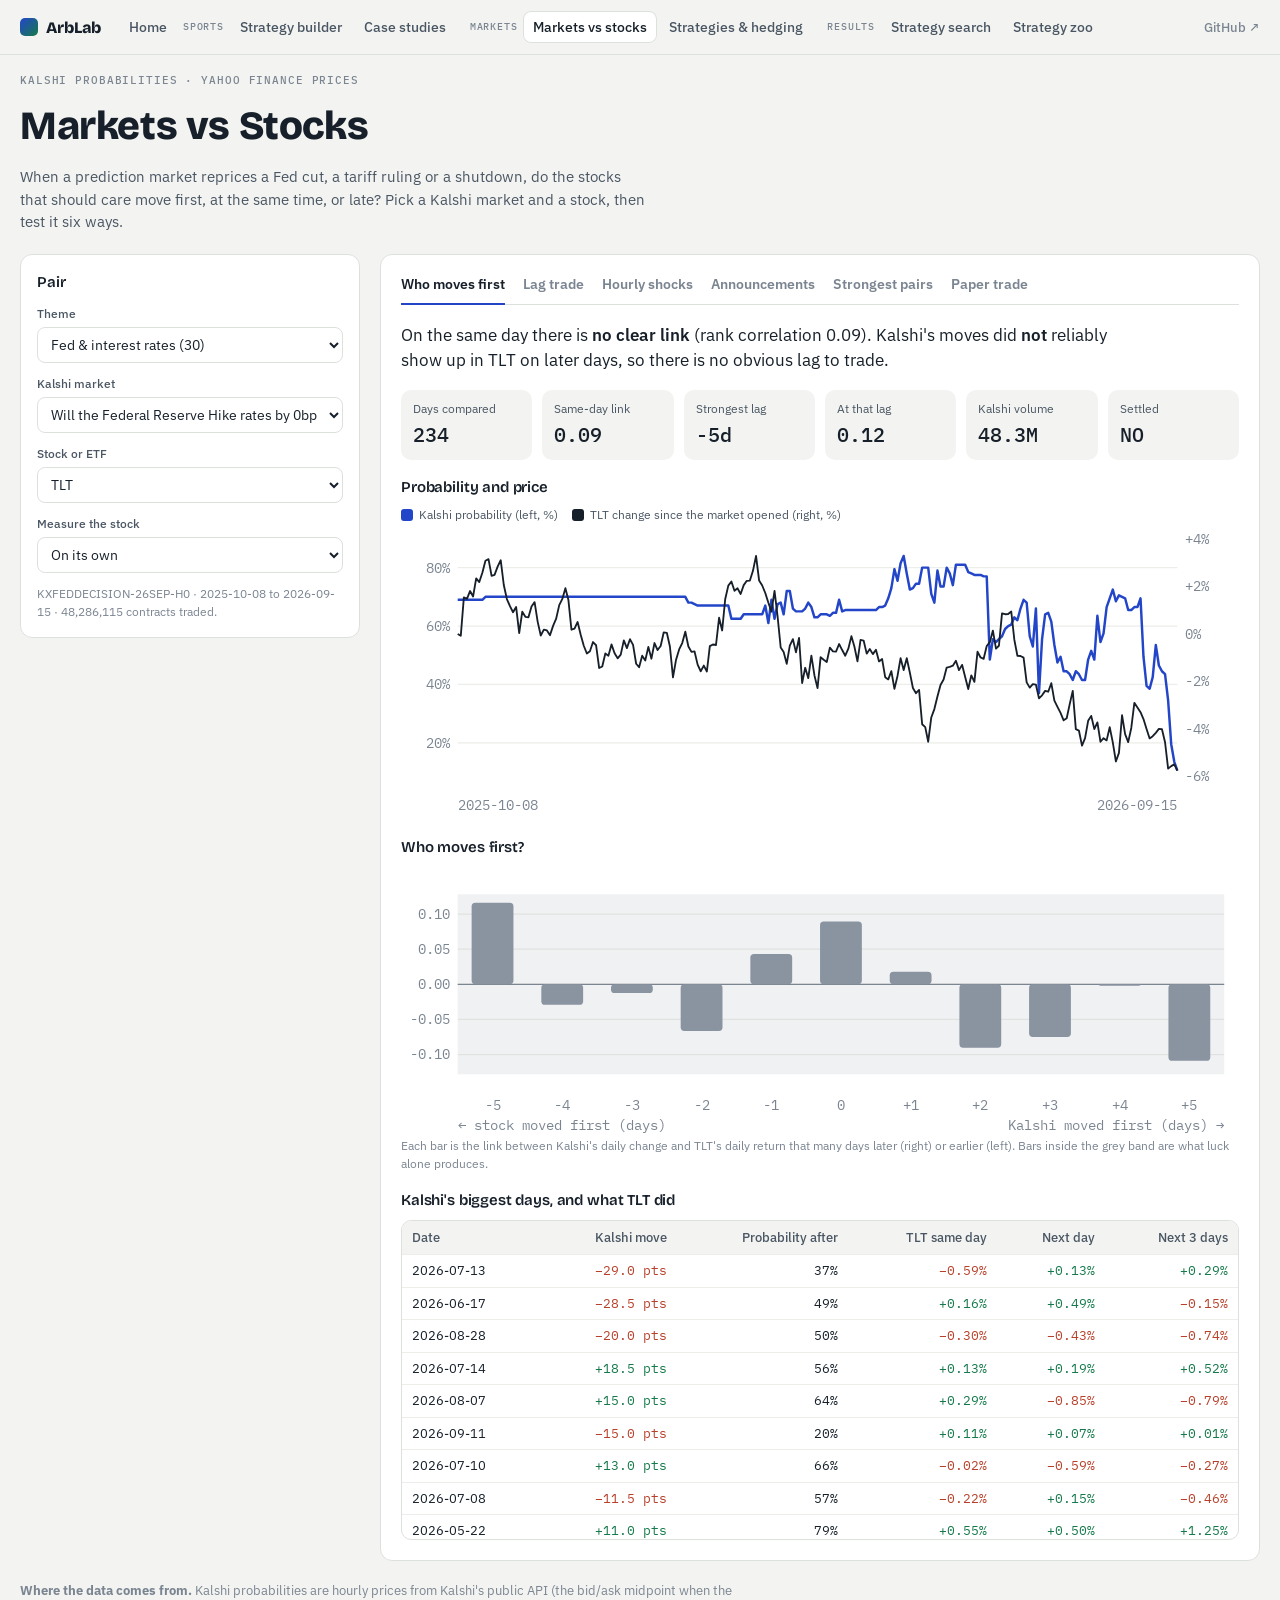
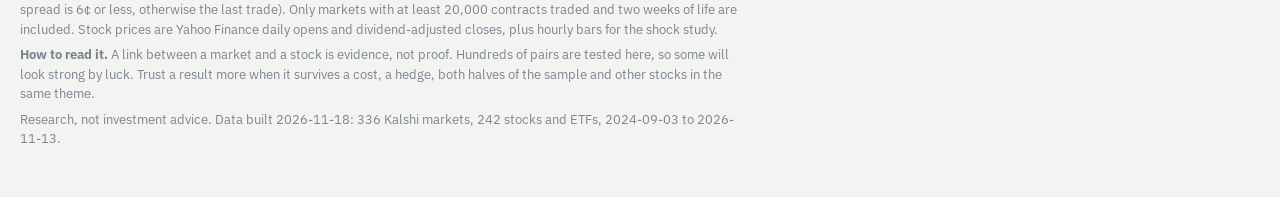
<file: app/stocks.html>
<!doctype html>
<html lang="en">
<meta charset="utf-8">
<title>Markets vs Stocks · ArbLab</title>
<meta name="viewport" content="width=device-width, initial-scale=1, viewport-fit=cover">
<meta name="description" content="Test whether Kalshi prediction-market prices lead, lag or move with stocks: lead-lag, lag trades, hourly shocks, announcements and a pair scanner.">
<link rel="preconnect" href="https://fonts.googleapis.com">
<link rel="stylesheet" href="https://fonts.googleapis.com/css2?family=Bricolage+Grotesque:opsz,wght@12..96,600;12..96,800&family=IBM+Plex+Sans:wght@400;500;600&family=IBM+Plex+Mono:wght@400;500&display=swap">
<link rel="stylesheet" href="style.css">

<div class="wrap">
  <header class="top">
    <span class="eyebrow">Kalshi probabilities · Yahoo Finance prices</span>
    <h1>Markets vs Stocks</h1>
    <p class="lede">When a prediction market reprices a Fed cut, a tariff ruling or a shutdown, do the stocks that should care move first, at the same time, or late? Pick a Kalshi market and a stock, then test it six ways.</p>
  </header>

  <div class="bench">
    <aside class="rail">
      <section class="panel">
        <h3>Pair</h3>
        <label class="field"><span>Theme</span><select id="theme"></select></label>
        <label class="field"><span>Kalshi market</span><select id="sig"></select></label>
        <label class="field"><span>Stock or ETF</span><select id="tk"></select></label>
        <label class="field"><span>Measure the stock</span><select id="hedge"><option value="0">On its own</option><option value="1">Against the S&amp;P 500 (minus SPY)</option></select></label>
        <p class="hint" id="pairnote"></p>
      </section>
      <section class="panel" id="rulepanel">
        <h3>Lag-trade rule</h3>
        <div class="row2">
          <label class="field"><span>Kalshi moves at least (pts)</span><input type="number" id="thr" min="1" max="60" step="0.5"></label>
          <label class="field"><span>Over (days)</span><input type="number" id="look" min="1" max="10"></label>
        </div>
        <label class="field"><span>When the probability rises, the stock should</span>
          <select id="dir"><option value="auto">Follow its past link (learned from earlier days only)</option><option value="up">Rise</option><option value="down">Fall</option></select></label>
        <label class="field"><span>Only if the stock has moved less than (%) that way</span><input type="number" id="gap" step="0.25" placeholder="any"></label>
        <div class="row2">
          <label class="field"><span>Buy or short at</span><select id="entry"><option value="open">Next day's open</option><option value="open2">The open two days later</option></select></label>
          <label class="field"><span>Hold (trading days)</span><input type="number" id="hold" min="1" max="30"></label>
        </div>
        <div class="row2">
          <label class="field"><span>Cost each way (%)</span><input type="number" id="cost" min="0" max="1" step="0.01"></label>
          <label class="field"><span>Apply to</span><select id="scope"><option value="one">This market, this stock</option><option value="stocks">This market, all linked stocks</option><option value="sigs">All markets in theme, this stock</option><option value="all">All markets in theme, all linked stocks</option></select></label>
        </div>
        <p class="hint">Probabilities are read at 4:00pm New York time, the stock close, so the earliest trade is the next day's open. Trading at the 4pm close itself would use the signal before you could see it.</p>
      </section>
    </aside>

    <main class="sheet">
      <div class="tabs" role="tablist" id="tabs"></div>
      <div id="view"></div>
    </main>
  </div>

  <footer>
    <p><b>Where the data comes from.</b> Kalshi probabilities are hourly prices from Kalshi's public API (the bid/ask midpoint when the spread is 6¢ or less, otherwise the last trade). Only markets with at least 20,000 contracts traded and two weeks of life are included. Stock prices are Yahoo Finance daily opens and dividend-adjusted closes, plus hourly bars for the shock study.</p>
    <p><b>How to read it.</b> A link between a market and a stock is evidence, not proof. Hundreds of pairs are tested here, so some will look strong by luck. Trust a result more when it survives a cost, a hedge, both halves of the sample and other stocks in the same theme.</p>
    <p>Research, not investment advice. <span id="built"></span></p>
  </footer>
</div>

<script src="nav.js"></script>
<script src="data/stocks.js"></script>
<script src="stocks.js"></script>
</file>
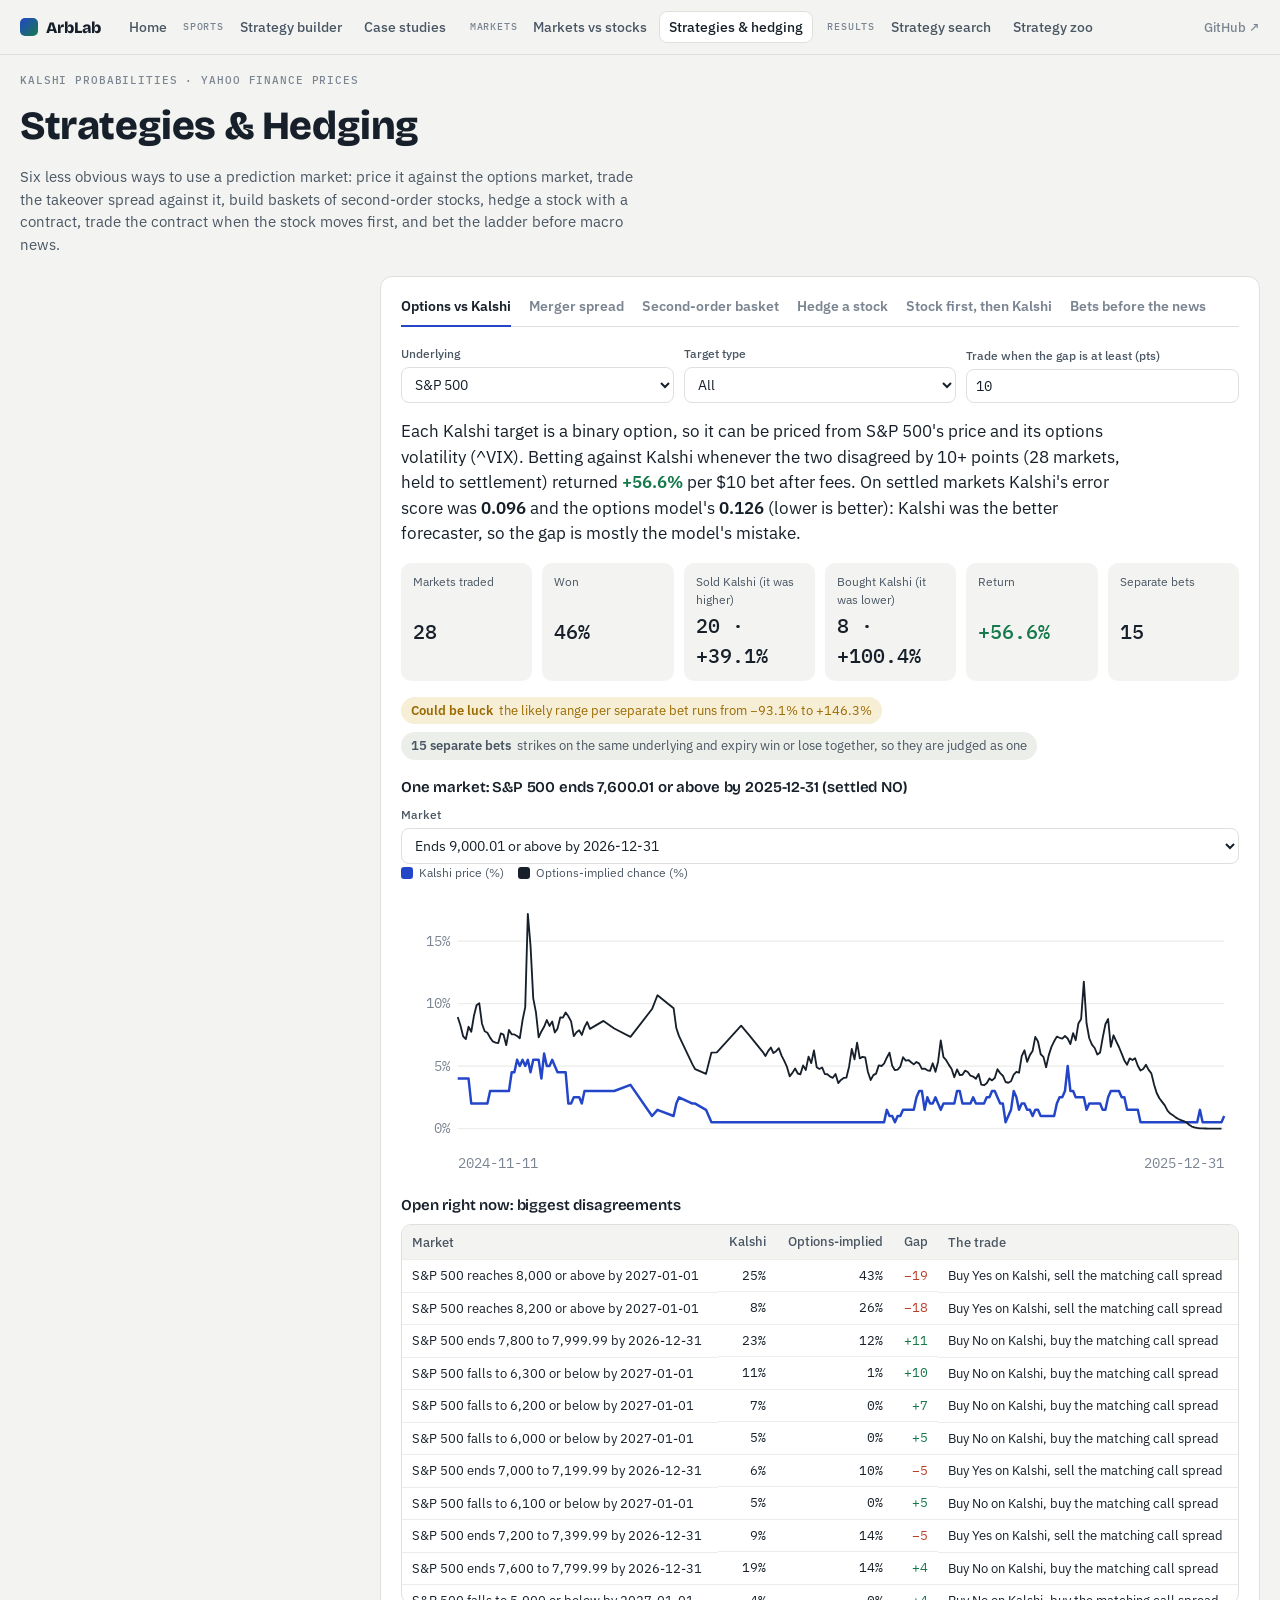
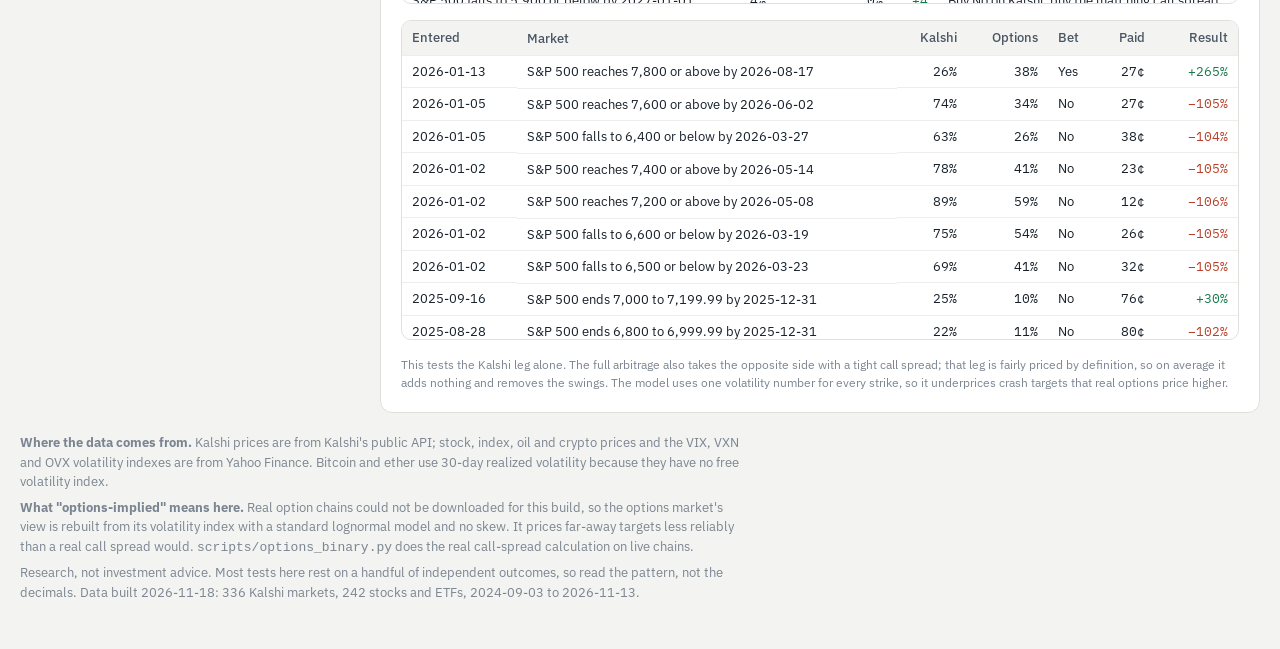
<file: app/strategies.html>
<!doctype html>
<html lang="en">
<meta charset="utf-8">
<title>Strategies &amp; Hedging · ArbLab</title>
<meta name="viewport" content="width=device-width, initial-scale=1, viewport-fit=cover">
<meta name="description" content="Test whether Kalshi prediction-market prices lead, lag or move with stocks: lead-lag, lag trades, hourly shocks, announcements and a pair scanner.">
<link rel="preconnect" href="https://fonts.googleapis.com">
<link rel="stylesheet" href="https://fonts.googleapis.com/css2?family=Bricolage+Grotesque:opsz,wght@12..96,600;12..96,800&family=IBM+Plex+Sans:wght@400;500;600&family=IBM+Plex+Mono:wght@400;500&display=swap">
<link rel="stylesheet" href="style.css">

<div class="wrap">
  <header class="top">
    <span class="eyebrow">Kalshi probabilities · Yahoo Finance prices</span>
    <h1>Strategies &amp; Hedging</h1>
    <p class="lede">Six less obvious ways to use a prediction market: price it against the options market, trade the takeover spread against it, build baskets of second-order stocks, hedge a stock with a contract, trade the contract when the stock moves first, and bet the ladder before macro news.</p>
  </header>

  <div class="bench">
    <aside class="rail">
      <section class="panel" id="pairpanel">
        <h3>Pair</h3>
        <label class="field"><span>Theme</span><select id="theme"></select></label>
        <label class="field"><span>Kalshi market</span><select id="sig"></select></label>
        <label class="field"><span>Stock or ETF</span><select id="tk"></select></label>
        <label class="field"><span>Measure the stock</span><select id="hedge"><option value="0">On its own</option><option value="1">Against the S&amp;P 500 (minus SPY)</option></select></label>
        <p class="hint" id="pairnote"></p>
      </section>
      </aside>

    <main class="sheet">
      <div class="tabs" role="tablist" id="tabs"></div>
      <div id="view"></div>
    </main>
  </div>

  <footer>
    <p><b>Where the data comes from.</b> Kalshi prices are from Kalshi's public API; stock, index, oil and crypto prices and the VIX, VXN and OVX volatility indexes are from Yahoo Finance. Bitcoin and ether use 30-day realized volatility because they have no free volatility index.</p>
    <p><b>What "options-implied" means here.</b> Real option chains could not be downloaded for this build, so the options market's view is rebuilt from its volatility index with a standard lognormal model and no skew. It prices far-away targets less reliably than a real call spread would. <code>scripts/options_binary.py</code> does the real call-spread calculation on live chains.</p>
    <p>Research, not investment advice. Most tests here rest on a handful of independent outcomes, so read the pattern, not the decimals. <span id="built"></span></p>
  </footer>
</div>

<script src="nav.js"></script>
<script src="data/stocks.js"></script>
<script src="data/targets.js"></script>
<script src="stocks.js"></script>
<script src="strategies.js"></script>
</file>
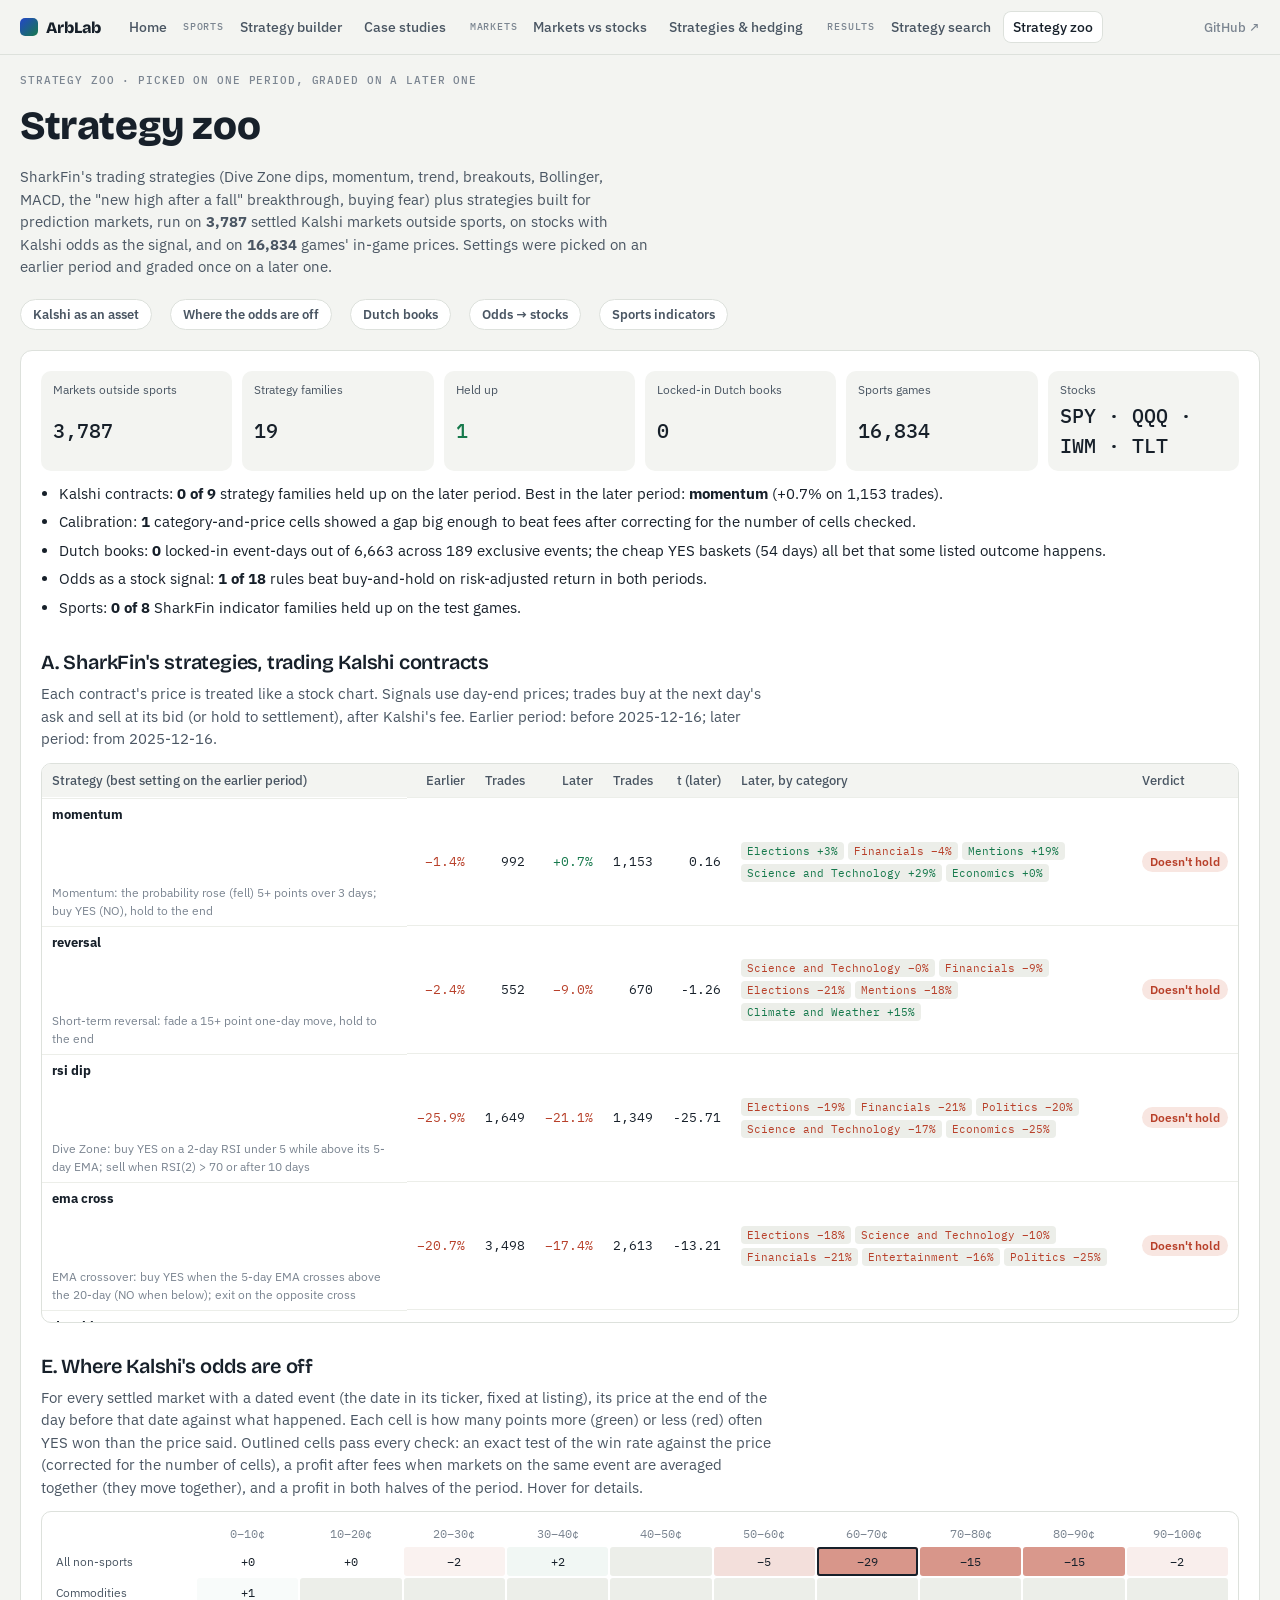
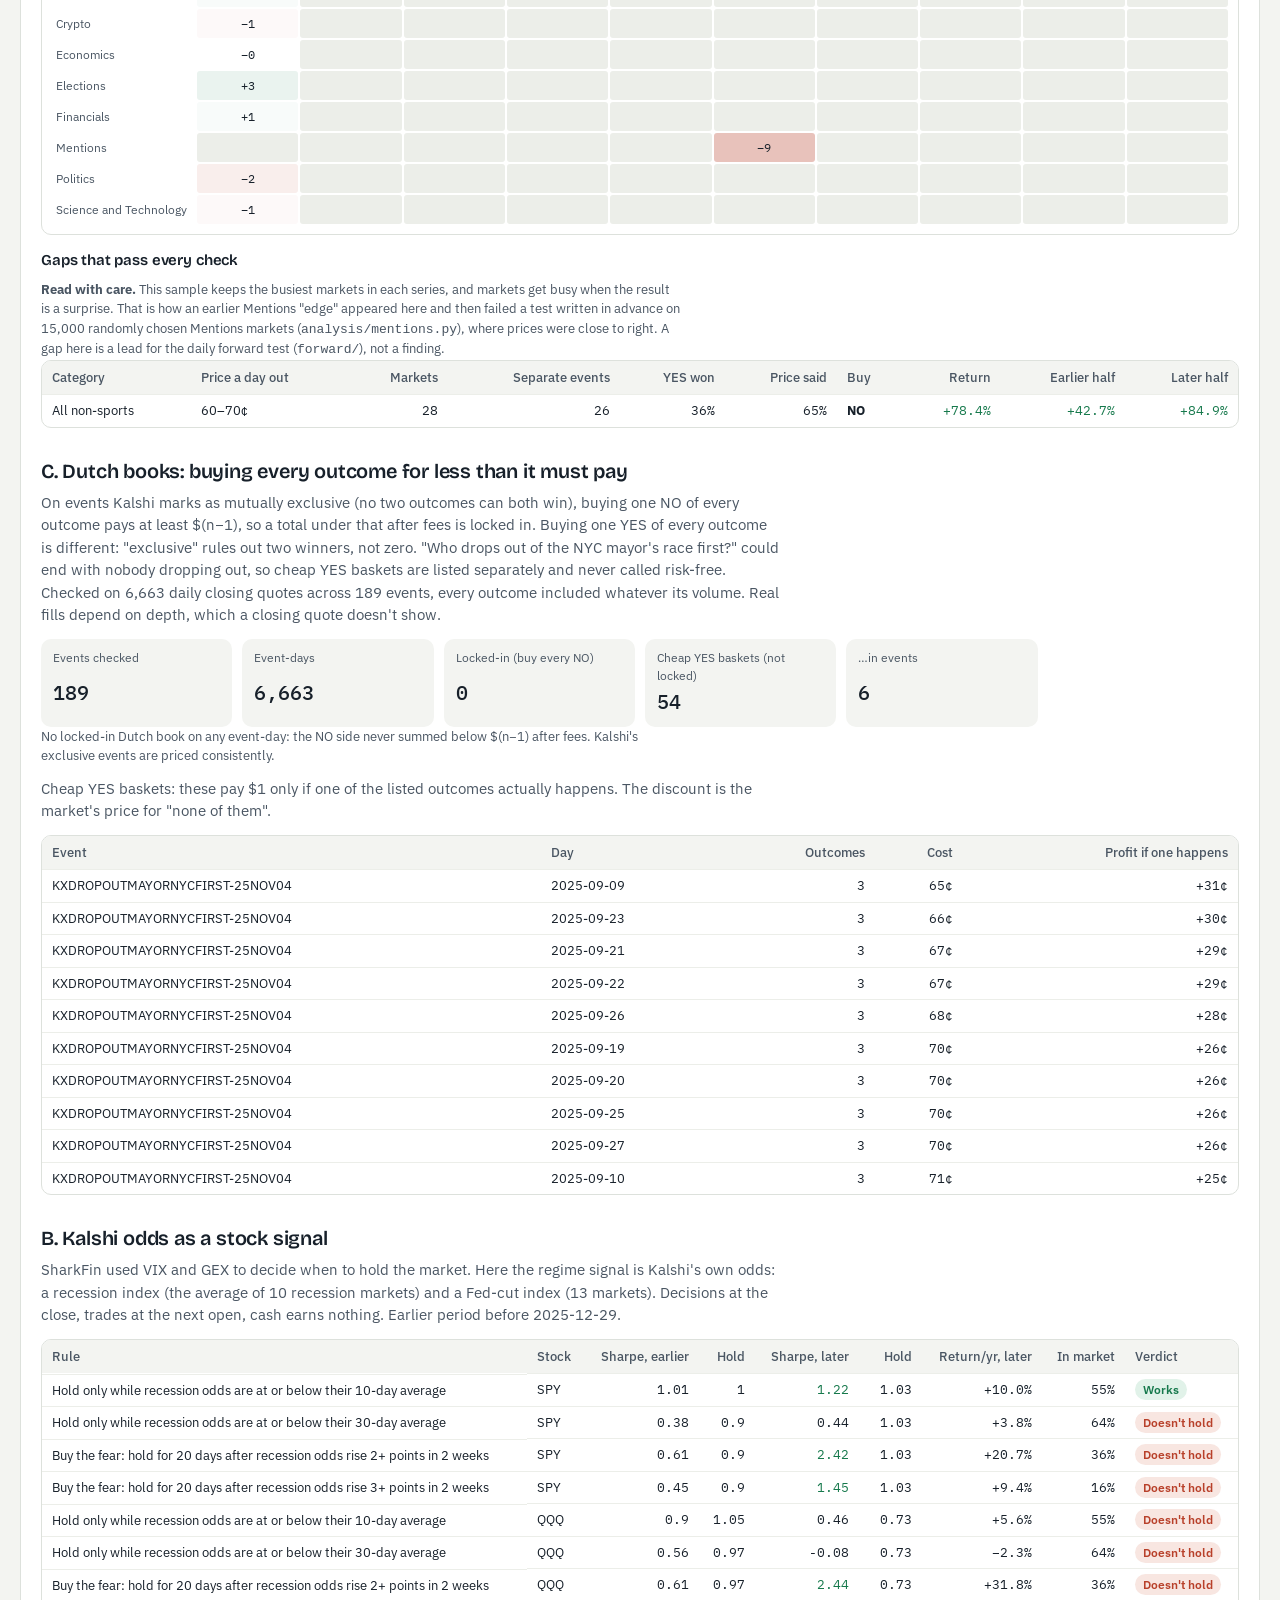
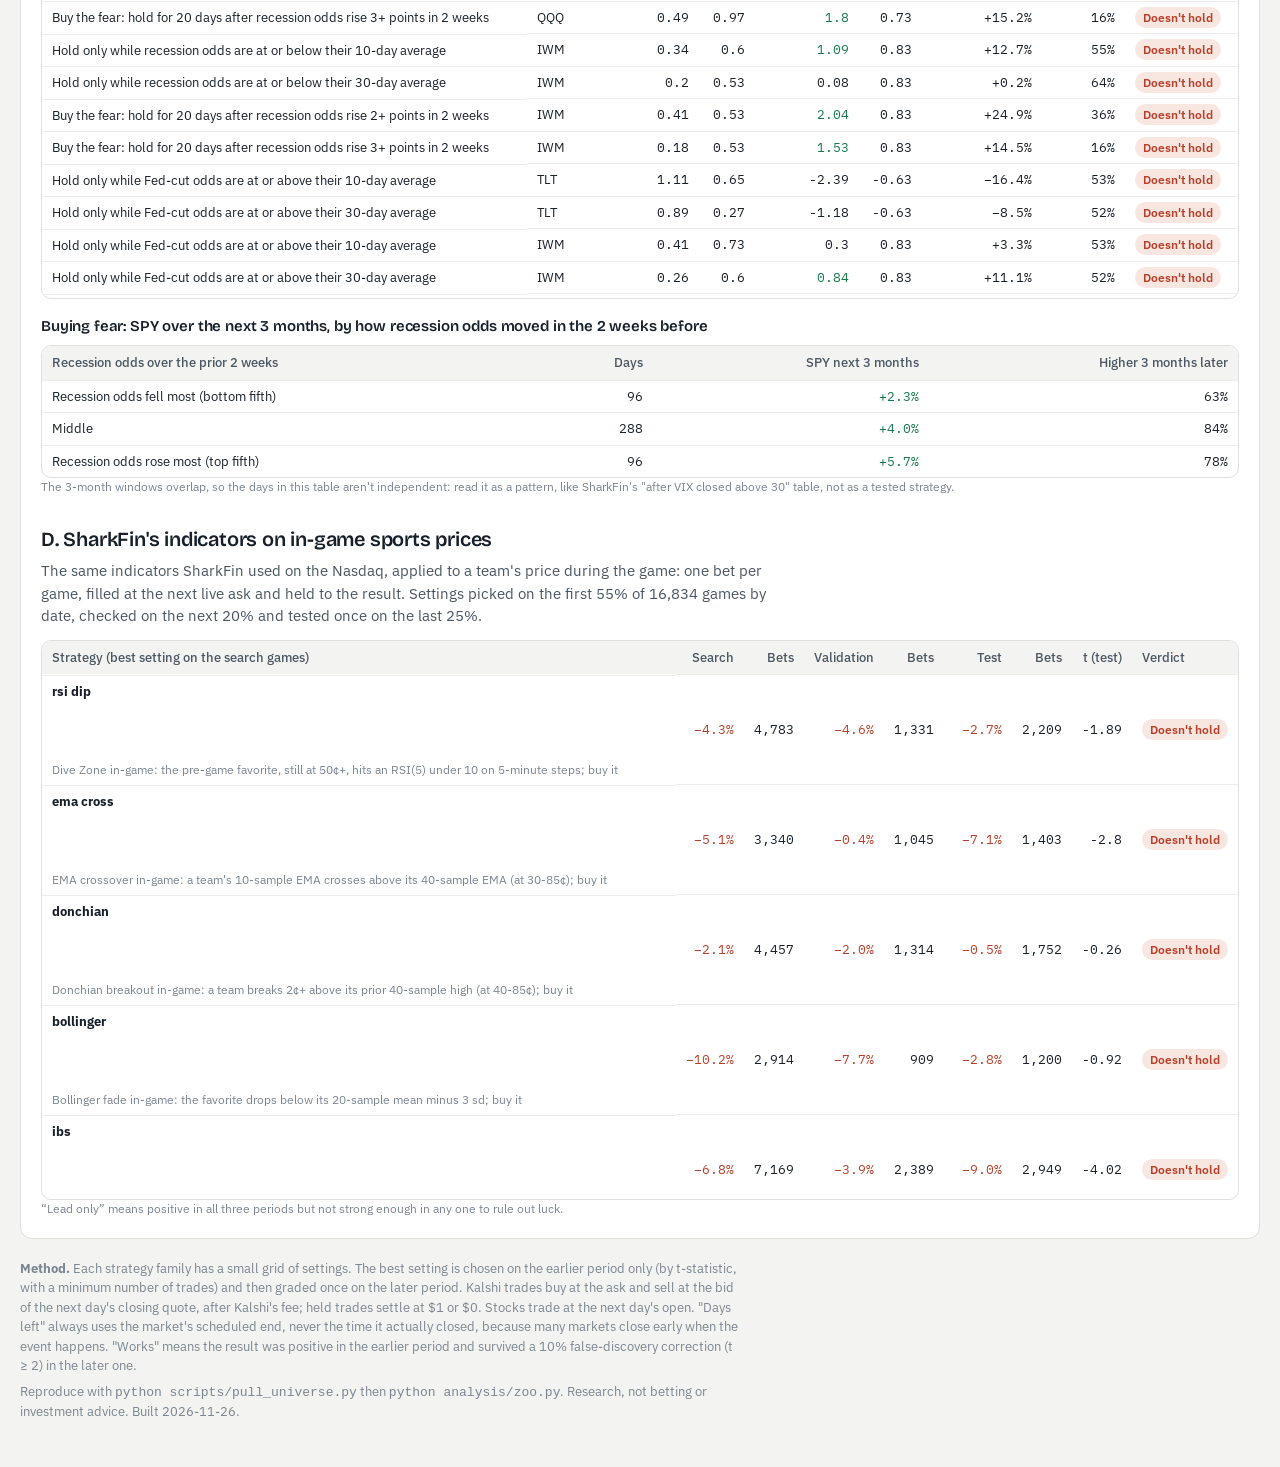
<file: app/zoo.html>
<!doctype html>
<html lang="en">
<meta charset="utf-8">
<title>Strategy Zoo · ArbLab</title>
<meta name="viewport" content="width=device-width, initial-scale=1, viewport-fit=cover">
<meta name="description" content="SharkFin's trading strategies and prediction-market strategies tested on thousands of Kalshi markets, on stocks with Kalshi odds as the signal, and on in-game sports prices, each graded on a later period.">
<link rel="preconnect" href="https://fonts.googleapis.com">
<link rel="stylesheet" href="https://fonts.googleapis.com/css2?family=Bricolage+Grotesque:opsz,wght@12..96,600;12..96,800&family=IBM+Plex+Sans:wght@400;500;600&family=IBM+Plex+Mono:wght@400;500&display=swap">
<link rel="stylesheet" href="style.css">
<style>
.heat { display: grid; gap: 2px; font: 12px var(--mono); min-width: 640px }
.heat .c { padding: 7px 4px; text-align: center; border-radius: 3px; color: var(--ink) }
.heat .h { color: var(--ink-3); background: none; text-align: center; padding: 4px }
.heat .r { color: var(--ink-2); text-align: left; background: none; font-family: var(--body); white-space: nowrap; padding-right: 8px }
.heat .c.edge { outline: 2px solid var(--ink); outline-offset: -2px }
.verdict { font: 600 12px var(--body); padding: 3px 8px; border-radius: 999px; white-space: nowrap }
.verdict.ok { background: var(--good-soft); color: var(--good) } .verdict.no { background: var(--bad-soft); color: var(--bad) } .verdict.mid { background: var(--warn-soft); color: var(--warn) }
.cats { display: flex; flex-wrap: wrap; gap: 4px } .cats span { font: 11px var(--mono); padding: 2px 6px; border-radius: 4px; background: var(--line-2) }
.sub { color: var(--ink-2); max-width: 82ch; margin: 6px 0 12px }
</style>
<body>
<div class="wrap">
  <header class="top">
    <span class="eyebrow">Strategy zoo · picked on one period, graded on a later one</span>
    <h1>Strategy zoo</h1>
    <p class="lede" id="lede"></p>
  </header>
  <div class="tabs" role="tablist" style="border:0"><a class="cta-tab" href="#a">Kalshi as an asset</a><a class="cta-tab" href="#e">Where the odds are off</a><a class="cta-tab" href="#c">Dutch books</a><a class="cta-tab" href="#b">Odds → stocks</a><a class="cta-tab" href="#d">Sports indicators</a></div>
  <main class="sheet" id="out"></main>
  <footer>
    <p><b>Method.</b> Each strategy family has a small grid of settings. The best setting is chosen on the earlier period only (by t-statistic, with a minimum number of trades) and then graded once on the later period. Kalshi trades buy at the ask and sell at the bid of the next day's closing quote, after Kalshi's fee; held trades settle at $1 or $0. Stocks trade at the next day's open. "Days left" always uses the market's scheduled end, never the time it actually closed, because many markets close early when the event happens. "Works" means the result was positive in the earlier period and survived a 10% false-discovery correction (t ≥ 2) in the later one.</p>
    <p>Reproduce with <code>python scripts/pull_universe.py</code> then <code>python analysis/zoo.py</code>. Research, not betting or investment advice. <span id="built"></span></p>
  </footer>
</div>
<script src="nav.js"></script>
<script src="data/zoo.js"></script>
<script>
(function () {
  const Z = window.ZOO, $ = (id) => document.getElementById(id); if (!Z) return;
  const esc = (s) => String(s ?? "").replace(/[&<>"]/g, (c) => ({ "&": "&amp;", "<": "&lt;", ">": "&gt;", '"': "&quot;" }[c]));
  const pct = (v, d = 1) => v == null || isNaN(v) ? "—" : (v > 0 ? "+" : v < 0 ? "−" : "") + Math.abs(v * 100).toFixed(d) + "%";
  const cls = (v) => (v >= 0 ? "pos" : "neg"), fmt = (n) => Number(n ?? 0).toLocaleString();
  const tile = (k, v, c = "") => `<div class="tile"><span>${k}</span><b class="${c}">${v}</b></div>`;
  const table = (head, rows) => `<div class="tablewrap" style="max-height:560px;overflow-y:auto"><table><thead><tr>${head.map((h) => `<th class="${h[1] || ""}">${h[0]}</th>`).join("")}</tr></thead><tbody>${rows.join("") || `<tr><td colspan="${head.length}" class="empty">Nothing to show.</td></tr>`}</tbody></table></div>`;
  const st = (s) => s && s.n ? `<td class="n ${cls(s.roi)}">${pct(s.roi)}</td><td class="n">${fmt(s.n)}</td>` : `<td class="n">—</td><td class="n">0</td>`;
  const verdict = (ok, mid) => ok ? `<span class="verdict ok">Works</span>` : mid ? `<span class="verdict mid">Lead only</span>` : `<span class="verdict no">Doesn't hold</span>`;
  const parts = [];
  const A = Z.A, E = Z.E, C = Z.C, B = Z.B, D = Z.D;
  const works = [...(A ? A.families.filter((f) => f.works) : []), ...(D ? D.families.filter((f) => f.works) : [])].length + (B ? B.rules.filter((r) => r.works).length : 0);
  $("lede").innerHTML = `SharkFin's trading strategies (Dive Zone dips, momentum, trend, breakouts, Bollinger, MACD, the "new high after a fall" breakthrough, buying fear) plus strategies built for prediction markets, run on ${A ? `<b>${fmt(Z.universe.markets)}</b> settled Kalshi markets outside sports, ` : ""}on stocks with Kalshi odds as the signal, and on ${D ? `<b>${fmt(D.games)}</b> games' in-game prices` : "in-game prices"}. Settings were picked on an earlier period and graded once on a later one.`;

  const summary = [];
  if (A) { const best = [...A.families].sort((a, b) => b.grade.t - a.grade.t)[0];
    summary.push(`Kalshi contracts: <b>${A.families.filter((f) => f.works).length} of ${A.families.length}</b> strategy families held up on the later period. Best in the later period: <b>${esc(best.family.replace("_", " "))}</b> (${pct(best.grade.roi)} on ${fmt(best.grade.n)} trades).`); }
  if (E) { const ed = E.filter((r) => r.edge); summary.push(`Calibration: <b>${ed.length}</b> category-and-price cells showed a gap big enough to beat fees after correcting for the number of cells checked.`); }
  if (C) summary.push(`Dutch books: <b>${fmt(C.opportunities)}</b> locked-in event-days out of ${fmt(C.event_days)} across ${C.events} exclusive events; the cheap YES baskets (${fmt(C.yes_days ?? 0)} days) all bet that some listed outcome happens.`);
  if (B) summary.push(`Odds as a stock signal: <b>${B.rules.filter((r) => r.works).length} of ${B.rules.length}</b> rules beat buy-and-hold on risk-adjusted return in both periods.`);
  if (D) summary.push(`Sports: <b>${D.families.filter((f) => f.works).length} of ${D.families.length}</b> SharkFin indicator families held up on the test games.`);
  parts.push(`<div style="display:grid;gap:12px"><div class="tiles">${tile("Markets outside sports", fmt(Z.universe?.markets))}${tile("Strategy families", (A?.families.length || 0) + (D?.families.length || 0) + (B ? 1 : 0) + 1)}${tile("Held up", works, works ? "pos" : "")}${tile("Locked-in Dutch books", fmt(C?.opportunities))}${tile("Sports games", fmt(D?.games))}${tile("Stocks", "SPY · QQQ · IWM · TLT")}</div>
    <ul style="margin:0;padding-left:18px;display:grid;gap:6px">${summary.map((s) => `<li>${s}</li>`).join("")}</ul></div>`);

  if (A) parts.push(`<div id="a"><h2>A. SharkFin's strategies, trading Kalshi contracts</h2><p class="sub">Each contract's price is treated like a stock chart. Signals use day-end prices; trades buy at the next day's ask and sell at its bid (or hold to settlement), after Kalshi's fee. Earlier period: before ${esc(A.cut)}; later period: from ${esc(A.cut)}.</p>
    ${table([["Strategy (best setting on the earlier period)", "wrap"], ["Earlier", "n"], ["Trades", "n"], ["Later", "n"], ["Trades", "n"], ["t (later)", "n"], ["Later, by category"], ["Verdict"]],
      A.families.map((f) => `<tr><td class="wrap"><b>${esc(f.family.replace("_", " "))}</b><br><span class="hint">${esc(f.rule)}</span></td>${st(f.pick)}${st(f.grade)}<td class="n">${f.grade.t}</td>
        <td><div class="cats">${Object.entries(f.grade_by_cat || {}).sort((a, b) => b[1].n - a[1].n).slice(0, 5).map(([k, v]) => `<span class="${cls(v.roi)}">${esc(k)} ${pct(v.roi, 0)}</span>`).join("")}</div></td>
        <td>${verdict(f.works, f.grade.roi > 0 && f.pick.roi > 0)}</td></tr>`))}</div>`);

  if (E && E.length) {
    const cats = [...new Set(E.map((r) => r.cat))].sort((a, b) => (a === "All non-sports" ? -1 : b === "All non-sports" ? 1 : a.localeCompare(b)));
    const buckets = [0, 10, 20, 30, 40, 50, 60, 70, 80, 90];
    const col = (g) => { const a = Math.min(1, Math.abs(g) / 0.15); return g >= 0 ? `color-mix(in srgb, var(--good) ${Math.round(a * 55)}%, var(--sheet))` : `color-mix(in srgb, var(--bad) ${Math.round(a * 55)}%, var(--sheet))`; };
    let grid = `<div class="heat" style="grid-template-columns: minmax(140px, auto) repeat(${buckets.length}, minmax(48px, 1fr))"><span class="c h"></span>${buckets.map((b) => `<span class="c h">${b}–${b + 10}¢</span>`).join("")}`;
    for (const c of cats) { grid += `<span class="c r">${esc(c)}</span>`;
      for (const b of buckets) { const r = E.find((x) => x.cat === c && x.lo === b);
        grid += r ? `<span class="c${r.edge ? " edge" : ""}" style="background:${col(r.won - r.implied)}" title="${esc(c)}, priced ${b}-${b + 10}¢: ${r.n} markets on ${r.events} events, YES won ${(r.won * 100).toFixed(0)}% vs ${(r.implied * 100).toFixed(0)}% priced. Buy YES ${pct(r.buy_yes.roi)}, buy NO ${pct(r.buy_no.roi)}.">${r.won - r.implied >= 0 ? "+" : "−"}${Math.abs((r.won - r.implied) * 100).toFixed(0)}</span>` : `<span class="c" style="background:var(--line-2)"></span>`; } }
    grid += `</div>`;
    const ed = E.filter((r) => r.edge);
    parts.push(`<div id="e"><h2>E. Where Kalshi's odds are off</h2><p class="sub">For every settled market with a dated event (the date in its ticker, fixed at listing), its price at the end of the day before that date against what happened. Each cell is how many points more (green) or less (red) often YES won than the price said. Outlined cells pass every check: an exact test of the win rate against the price (corrected for the number of cells), a profit after fees when markets on the same event are averaged together (they move together), and a profit in both halves of the period. Hover for details.</p>
      <div class="tablewrap" style="padding:10px">${grid}</div>
      ${ed.length ? `<h3 style="margin:14px 0 8px">Gaps that pass every check</h3><p class="note"><b>Read with care.</b> This sample keeps the busiest markets in each series, and markets get busy when the result is a surprise. That is how an earlier Mentions "edge" appeared here and then failed a test written in advance on 15,000 randomly chosen Mentions markets (<code>analysis/mentions.py</code>), where prices were close to right. A gap here is a lead for the daily forward test (<code>forward/</code>), not a finding.</p>` + table([["Category"], ["Price a day out"], ["Markets", "n"], ["Separate events", "n"], ["YES won", "n"], ["Price said", "n"], ["Buy"], ["Return", "n"], ["Earlier half", "n"], ["Later half", "n"]],
        ed.map((r) => { const y = r.side === "YES", st_ = y ? r.buy_yes : r.buy_no, hv = y ? r.halves_yes : r.halves_no;
          return `<tr><td>${esc(r.cat)}</td><td>${r.lo}–${r.hi}¢</td><td class="n">${r.n}</td><td class="n">${r.events}</td><td class="n">${(r.won * 100).toFixed(0)}%</td><td class="n">${(r.implied * 100).toFixed(0)}%</td><td><b>${r.side}</b></td><td class="n pos">${pct(st_.roi)}</td><td class="n ${cls(hv[0])}">${pct(hv[0])}</td><td class="n ${cls(hv[1])}">${pct(hv[1])}</td></tr>`; }))
        : `<p class="compare">No category-and-price gap passed every check (an exact test of win rate against price after correcting for the number of cells, a profit after fees averaged per event, and a profit in both halves of the period).</p>`}</div>`);
  }

  if (C) parts.push(`<div id="c"><h2>C. Dutch books: buying every outcome for less than it must pay</h2><p class="sub">On events Kalshi marks as mutually exclusive (no two outcomes can both win), buying one NO of every outcome pays at least $(n−1), so a total under that after fees is locked in. Buying one YES of every outcome is different: "exclusive" rules out two winners, not zero. "Who drops out of the NYC mayor's race first?" could end with nobody dropping out, so cheap YES baskets are listed separately and never called risk-free. Checked on ${fmt(C.event_days)} daily closing quotes across ${fmt(C.events)} events, every outcome included whatever its volume. Real fills depend on depth, which a closing quote doesn't show.</p>
    <div class="tiles">${tile("Events checked", fmt(C.events))}${tile("Event-days", fmt(C.event_days))}${tile("Locked-in (buy every NO)", fmt(C.opportunities), C.opportunities ? "pos" : "")}${tile("Cheap YES baskets (not locked)", fmt(C.yes_days ?? 0))}${tile("…in events", fmt(C.yes_events ?? 0))}</div>
    ${C.top.length ? table([["Event"], ["Day"], ["Outcomes", "n"], ["Cost", "n"], ["Locked-in edge", "n"]], C.top.map((r) => `<tr><td>${esc(r.event)}</td><td>${r.day}</td><td class="n">${r.outcomes}</td><td class="n">${r.cost}¢</td><td class="n pos">+${r.edge}¢</td></tr>`)) : `<p class="note">No locked-in Dutch book on any event-day: the NO side never summed below $(n−1) after fees. Kalshi's exclusive events are priced consistently.</p>`}
    ${(C.yes_top || []).length ? `<p class="sub" style="margin-top:12px">Cheap YES baskets: these pay $1 only if one of the listed outcomes actually happens. The discount is the market's price for "none of them".</p>` + table([["Event"], ["Day"], ["Outcomes", "n"], ["Cost", "n"], ["Profit if one happens", "n"]], C.yes_top.map((r) => `<tr><td>${esc(r.event)}</td><td>${r.day}</td><td class="n">${r.outcomes}</td><td class="n">${r.cost}¢</td><td class="n">+${r.edge}¢</td></tr>`)) : ""}</div>`);

  if (B) parts.push(`<div id="b"><h2>B. Kalshi odds as a stock signal</h2><p class="sub">SharkFin used VIX and GEX to decide when to hold the market. Here the regime signal is Kalshi's own odds: a recession index (the average of ${B.indexes["Recession odds"]} recession markets) and a Fed-cut index (${B.indexes["Fed-cut odds"]} markets). Decisions at the close, trades at the next open, cash earns nothing. Earlier period before ${esc(B.split)}.</p>
    ${table([["Rule", "wrap"], ["Stock"], ["Sharpe, earlier", "n"], ["Hold", "n"], ["Sharpe, later", "n"], ["Hold", "n"], ["Return/yr, later", "n"], ["In market", "n"], ["Verdict"]],
      B.rules.map((r) => `<tr><td class="wrap">${esc(r.rule)}</td><td>${r.stock}</td><td class="n">${r.pick.sharpe ?? "—"}</td><td class="n">${r.pick.hold_sharpe ?? "—"}</td><td class="n ${r.grade.sharpe > r.grade.hold_sharpe ? "pos" : ""}">${r.grade.sharpe ?? "—"}</td><td class="n">${r.grade.hold_sharpe ?? "—"}</td><td class="n">${pct(r.grade.ann)}</td><td class="n">${r.grade.in_market == null ? "—" : Math.round(r.grade.in_market * 100) + "%"}</td><td>${verdict(r.works)}</td></tr>`))}
    <h3 style="margin:16px 0 8px">Buying fear: SPY over the next 3 months, by how recession odds moved in the 2 weeks before</h3>
    ${table([["Recession odds over the prior 2 weeks"], ["Days", "n"], ["SPY next 3 months", "n"], ["Higher 3 months later", "n"]], B.fear_table.map((r) => `<tr><td>${esc(r.group)}</td><td class="n">${r.n}</td><td class="n ${cls(r.spy_3m)}">${pct(r.spy_3m)}</td><td class="n">${Math.round(r.up * 100)}%</td></tr>`))}
    <p class="hint">The 3-month windows overlap, so the days in this table aren't independent: read it as a pattern, like SharkFin's "after VIX closed above 30" table, not as a tested strategy.</p></div>`);

  if (D) parts.push(`<div id="d"><h2>D. SharkFin's indicators on in-game sports prices</h2><p class="sub">The same indicators SharkFin used on the Nasdaq, applied to a team's price during the game: one bet per game, filled at the next live ask and held to the result. Settings picked on the first 55% of ${fmt(D.games)} games by date, checked on the next 20% and tested once on the last 25%.</p>
    ${table([["Strategy (best setting on the search games)", "wrap"], ["Search", "n"], ["Bets", "n"], ["Validation", "n"], ["Bets", "n"], ["Test", "n"], ["Bets", "n"], ["t (test)", "n"], ["Verdict"]],
      D.families.map((f) => `<tr><td class="wrap"><b>${esc(f.family.replace("_", " "))}</b><br><span class="hint">${esc(f.rule)}</span></td>${st(f.train)}${st(f.valid)}${st(f.test)}<td class="n">${f.test.t}</td><td>${verdict(f.works, f.train.roi > 0 && f.valid.roi > 0 && f.test.roi > 0)}</td></tr>`))}
    <p class="hint">“Lead only” means positive in all three periods but not strong enough in any one to rule out luck.</p></div>`);

  $("out").innerHTML = `<div style="display:grid;gap:28px">${parts.join("")}</div>`;
  $("built").textContent = `Built ${Z.built}.`;
})();
</script>
</file>
<file: app/style.css>
/* Layout: a trading-desk bench — controls in a left rail, results on a wide sheet to the right; one column on phones. */
:root {
  --bg: #f3f4f1; --sheet: #ffffff; --ink: #17202a; --ink-2: #4a5663; --ink-3: #7b8591;
  --line: #dde1dc; --line-2: #eceee9; --accent: #2346c9; --accent-soft: #e4e9fb;
  --good: #16794c; --good-soft: #e1f2e9; --bad: #b8402a; --bad-soft: #f8e6e1; --warn: #9a6a00; --warn-soft: #f7eed6;
  --market: #8a93a0;
  --display: "Bricolage Grotesque", "Avenir Next", "Segoe UI", sans-serif;
  --body: "IBM Plex Sans", "Helvetica Neue", Arial, sans-serif;
  --mono: "IBM Plex Mono", ui-monospace, Menlo, monospace;
}
@media (prefers-color-scheme: dark) { :root:not([data-theme="light"]) {
  --bg: #11151b; --sheet: #181e26; --ink: #e8ebef; --ink-2: #aeb6c1; --ink-3: #7f8894;
  --line: #2a323d; --line-2: #212832; --accent: #8ea6ff; --accent-soft: #232d4d;
  --good: #5cc98f; --good-soft: #17301f; --bad: #f08a72; --bad-soft: #3a211b; --warn: #e4b94f; --warn-soft: #362c14;
  --market: #7d8795; color-scheme: dark } }
:root[data-theme="dark"] {
  --bg: #11151b; --sheet: #181e26; --ink: #e8ebef; --ink-2: #aeb6c1; --ink-3: #7f8894;
  --line: #2a323d; --line-2: #212832; --accent: #8ea6ff; --accent-soft: #232d4d;
  --good: #5cc98f; --good-soft: #17301f; --bad: #f08a72; --bad-soft: #3a211b; --warn: #e4b94f; --warn-soft: #362c14;
  --market: #7d8795; color-scheme: dark }

* { box-sizing: border-box }
body { background: var(--bg); color: var(--ink); font: 15px/1.5 var(--body); margin: 0; padding-inline: 16px; padding-block: 20px 48px }
.wrap { max-width: 1240px; margin: 0 auto; display: grid; gap: 20px }
h1, h2, h3 { font-family: var(--display); text-wrap: balance; margin: 0; letter-spacing: -0.01em }
h1 { font-size: clamp(28px, 4vw, 40px); font-weight: 800 }
h2 { font-size: 20px; font-weight: 600 }
h3 { font-size: 15px; font-weight: 600 }
p { margin: 0 }
.lede { color: var(--ink-2); max-width: 70ch }
.eyebrow { font: 500 11px/1 var(--mono); letter-spacing: .08em; text-transform: uppercase; color: var(--ink-3) }
.num, td.n, .tile b { font-family: var(--mono); font-variant-numeric: tabular-nums }

header.top { display: grid; gap: 10px }
.seg { display: inline-flex; flex-wrap: wrap; gap: 4px; background: var(--line-2); padding: 4px; border-radius: 10px; width: fit-content; max-width: 100% }
.seg button { border: 0; background: transparent; color: var(--ink-2); font: 500 14px var(--body); padding: 7px 14px; border-radius: 7px; cursor: pointer }
.seg button[aria-pressed="true"] { background: var(--sheet); color: var(--ink); box-shadow: 0 1px 2px rgba(0,0,0,.12) }
.seg button:focus-visible, button:focus-visible, select:focus-visible, input:focus-visible { outline: 2px solid var(--accent); outline-offset: 2px }

.bench { display: grid; grid-template-columns: minmax(0, 340px) minmax(0, 1fr); gap: 20px; align-items: start }
@media (max-width: 880px) { .bench { grid-template-columns: minmax(0, 1fr) } }
.rail { display: grid; gap: 14px }
.panel { background: var(--sheet); border: 1px solid var(--line); border-radius: 12px; padding: 16px; display: grid; gap: 12px; min-width: 0 }
.field { display: grid; gap: 4px }
.field > span { font-size: 12px; color: var(--ink-2); font-weight: 500 }
.row2 { display: grid; grid-template-columns: 1fr 1fr; gap: 8px }
select, input { font: 14px var(--body); color: var(--ink); background: var(--sheet); border: 1px solid var(--line); border-radius: 8px; padding: 7px 9px; width: 100%; min-width: 0 }
input[type="number"] { font-family: var(--mono) }
.hint { font-size: 12px; color: var(--ink-3) }
.btn { font: 500 13px var(--body); border: 1px solid var(--line); background: var(--sheet); color: var(--ink); border-radius: 8px; padding: 6px 10px; cursor: pointer }
.btn:hover { border-color: var(--ink-3) }
.btn.primary { background: var(--accent); border-color: var(--accent); color: var(--sheet) }
.filters { display: grid; gap: 8px }
.filter { display: grid; grid-template-columns: minmax(0,1fr) auto; gap: 6px; padding: 8px; border: 1px dashed var(--line); border-radius: 8px }
.filter .vals { grid-column: 1 / -1; display: grid; grid-template-columns: 1fr 1fr; gap: 6px }
.filter .vals.one { grid-template-columns: 1fr }
.x { border: 0; background: transparent; color: var(--ink-3); font-size: 18px; line-height: 1; cursor: pointer; padding: 0 4px }
.x:hover { color: var(--bad) }

.sheet { background: var(--sheet); border: 1px solid var(--line); border-radius: 12px; padding: 20px; display: grid; gap: 18px; min-width: 0 }
.tabs { display: flex; gap: 18px; border-bottom: 1px solid var(--line); flex-wrap: wrap }
.tabs button { border: 0; background: none; font: 600 14px var(--body); color: var(--ink-3); padding: 0 0 10px; border-bottom: 2px solid transparent; margin-bottom: -1px; cursor: pointer }
.tabs button[aria-selected="true"] { color: var(--ink); border-bottom-color: var(--accent) }
.headline { font-size: 17px; max-width: 72ch }
.headline b { font-weight: 600 }
.tiles { display: grid; grid-template-columns: repeat(6, minmax(0, 1fr)); gap: 10px }
@media (max-width: 1100px) { .tiles { grid-template-columns: repeat(3, minmax(0, 1fr)) } }
@media (max-width: 460px) { .tiles { grid-template-columns: repeat(2, minmax(0, 1fr)) } }
.tile { background: var(--bg); border-radius: 10px; padding: 10px 12px; display: grid; gap: 2px; min-width: 0 }
.tile span { font-size: 12px; color: var(--ink-2) }
.tile b { font-size: 20px; font-weight: 500; overflow-wrap: anywhere }
.pos { color: var(--good) } .neg { color: var(--bad) }
.pills { display: flex; flex-wrap: wrap; gap: 8px }
.pill { display: inline-flex; align-items: center; gap: 6px; font-size: 13px; padding: 4px 10px; border-radius: 999px; background: var(--line-2); color: var(--ink-2) }
.pill.good { background: var(--good-soft); color: var(--good) } .pill.bad { background: var(--bad-soft); color: var(--bad) } .pill.warn { background: var(--warn-soft); color: var(--warn) }
.pill i { font-style: normal; font-weight: 600 }
.compare { border-left: 3px solid var(--accent); background: var(--accent-soft); padding: 10px 14px; border-radius: 0 8px 8px 0; font-size: 14px }
.grid2 { display: grid; grid-template-columns: minmax(0, 1fr) minmax(0, 1fr); gap: 18px }
@media (max-width: 1000px) { .grid2 { grid-template-columns: minmax(0, 1fr) } }
.chart { position: relative; min-width: 0 }
.chart svg { display: block; width: 100%; height: auto; overflow: visible }
.chart text { fill: var(--ink-3); font: 11px var(--mono) }
.tip { position: absolute; pointer-events: none; background: var(--ink); color: var(--bg); font: 12px/1.4 var(--body); padding: 6px 9px; border-radius: 6px; white-space: nowrap; transform: translate(-50%, -110%); z-index: 2 }
.legend { display: flex; gap: 14px; flex-wrap: wrap; font-size: 12px; color: var(--ink-2) }
.legend span { display: inline-flex; align-items: center; gap: 6px }
.sw { width: 12px; height: 12px; border-radius: 3px; display: inline-block }
.tablewrap { overflow-x: auto; border: 1px solid var(--line); border-radius: 10px }
table { border-collapse: collapse; width: 100%; font-size: 13px }
th { text-align: left; font-weight: 500; color: var(--ink-2); background: var(--bg); padding: 7px 10px; white-space: nowrap }
td { padding: 6px 10px; border-top: 1px solid var(--line-2); white-space: nowrap }
td.n, th.n { text-align: right }
.empty { padding: 28px; text-align: center; color: var(--ink-3) }
footer { color: var(--ink-3); font-size: 13px; display: grid; gap: 6px; max-width: 90ch }
footer a { color: var(--accent) }
@media (prefers-reduced-motion: no-preference) { .tile, .panel { transition: border-color .15s } }

/* shared additions: page nav, league chips, wide tables */
nav.pages { display: flex; gap: 6px; flex-wrap: wrap }
nav.pages a { font: 600 13px var(--body); text-decoration: none; color: var(--ink-2); padding: 6px 12px; border-radius: 999px; border: 1px solid var(--line) }
nav.pages a[aria-current="page"] { background: var(--ink); color: var(--bg); border-color: var(--ink) }
.chips { display: flex; flex-wrap: wrap; gap: 6px }
.chip { font: 500 12px var(--body); border: 1px solid var(--line); background: var(--sheet); color: var(--ink-2); border-radius: 999px; padding: 4px 9px; cursor: pointer }
.chip i { font-style: normal; font-family: var(--mono); color: var(--ink-3); font-size: 11px }
.chip[aria-pressed="true"] { background: var(--accent-soft); border-color: var(--accent); color: var(--ink) }
.row3 { display: grid; grid-template-columns: 1fr 1fr 1fr; gap: 8px }
td.wrap, th.wrap { white-space: normal; min-width: 220px }
tr.click { cursor: pointer } tr.click:hover td { background: var(--bg) }
.controls { display: grid; grid-template-columns: repeat(auto-fit, minmax(170px, 1fr)); gap: 10px; align-items: end }
.note { font-size: 13px; color: var(--ink-2); max-width: 80ch }
pre.code { background: var(--bg); border: 1px solid var(--line); border-radius: 8px; padding: 12px; overflow-x: auto; font: 12px/1.5 var(--mono); margin: 0 }

.field { grid-template-columns: minmax(0, 1fr) }
.sheet > *, #view > div, #view > div > * { min-width: 0 }
.sheet > div > * { min-width: 0 }

/* ---------- site bar (nav.js) ---------- */
body { padding-top: 0 }
.sitebar { position: sticky; top: 0; z-index: 20; margin: 0 -16px 20px; padding: 0 16px; background: color-mix(in srgb, var(--bg) 82%, transparent); backdrop-filter: blur(10px); -webkit-backdrop-filter: blur(10px); border-bottom: 1px solid var(--line) }
.sitebar-in { max-width: 1240px; margin: 0 auto; display: flex; align-items: center; gap: 18px; min-height: 54px }
.brand { font: 800 16px var(--display); color: var(--ink); text-decoration: none; display: inline-flex; align-items: center; gap: 8px; white-space: nowrap }
.brandmark { width: 18px; height: 18px; border-radius: 5px; background: linear-gradient(135deg, var(--accent), var(--good)); display: inline-block }
.sitenav { display: flex; align-items: center; gap: 2px; overflow-x: auto; scrollbar-width: none; flex: 1; min-width: 0 }
.sitenav::-webkit-scrollbar { display: none }
.sitenav a { font: 500 13.5px var(--body); color: var(--ink-2); text-decoration: none; padding: 7px 10px; border-radius: 8px; white-space: nowrap }
.sitenav a:hover { color: var(--ink); background: var(--line-2) }
.sitenav a[aria-current="page"] { color: var(--ink); background: var(--sheet); box-shadow: inset 0 0 0 1px var(--line) }
.navgroup { font: 500 10px/1 var(--mono); letter-spacing: .08em; text-transform: uppercase; color: var(--ink-3); padding: 0 4px 0 12px; white-space: nowrap }
.navgroup:first-of-type { padding-left: 4px }
.gh { font: 500 13px var(--body); color: var(--ink-3); text-decoration: none; white-space: nowrap }
.gh:hover { color: var(--ink) }
@media (max-width: 720px) { .gh, .navgroup { display: none } .sitebar-in { gap: 10px } }
.studies { display: grid; grid-template-columns: repeat(3, minmax(0, 1fr)); gap: 12px }
@media (max-width: 900px) { .studies { grid-template-columns: minmax(0, 1fr) } }
.study { background: var(--sheet); border: 1px solid var(--line); border-radius: 12px; padding: 16px; display: grid; gap: 8px; align-content: start }
.study .big { font: 500 28px var(--mono); }
.study p { font-size: 14px; color: var(--ink-2) }

[hidden] { display: none !important }
.wrap { grid-template-columns: minmax(0, 1fr) }
.wrap > * { min-width: 0 }
.cta-tab { font: 600 13px var(--body); color: var(--ink-2); text-decoration: none; padding: 6px 12px; border: 1px solid var(--line); border-radius: 999px; background: var(--sheet) }
.cta-tab:hover { color: var(--ink) }
.sheet + .sheet { margin-top: 0 }
</file>
